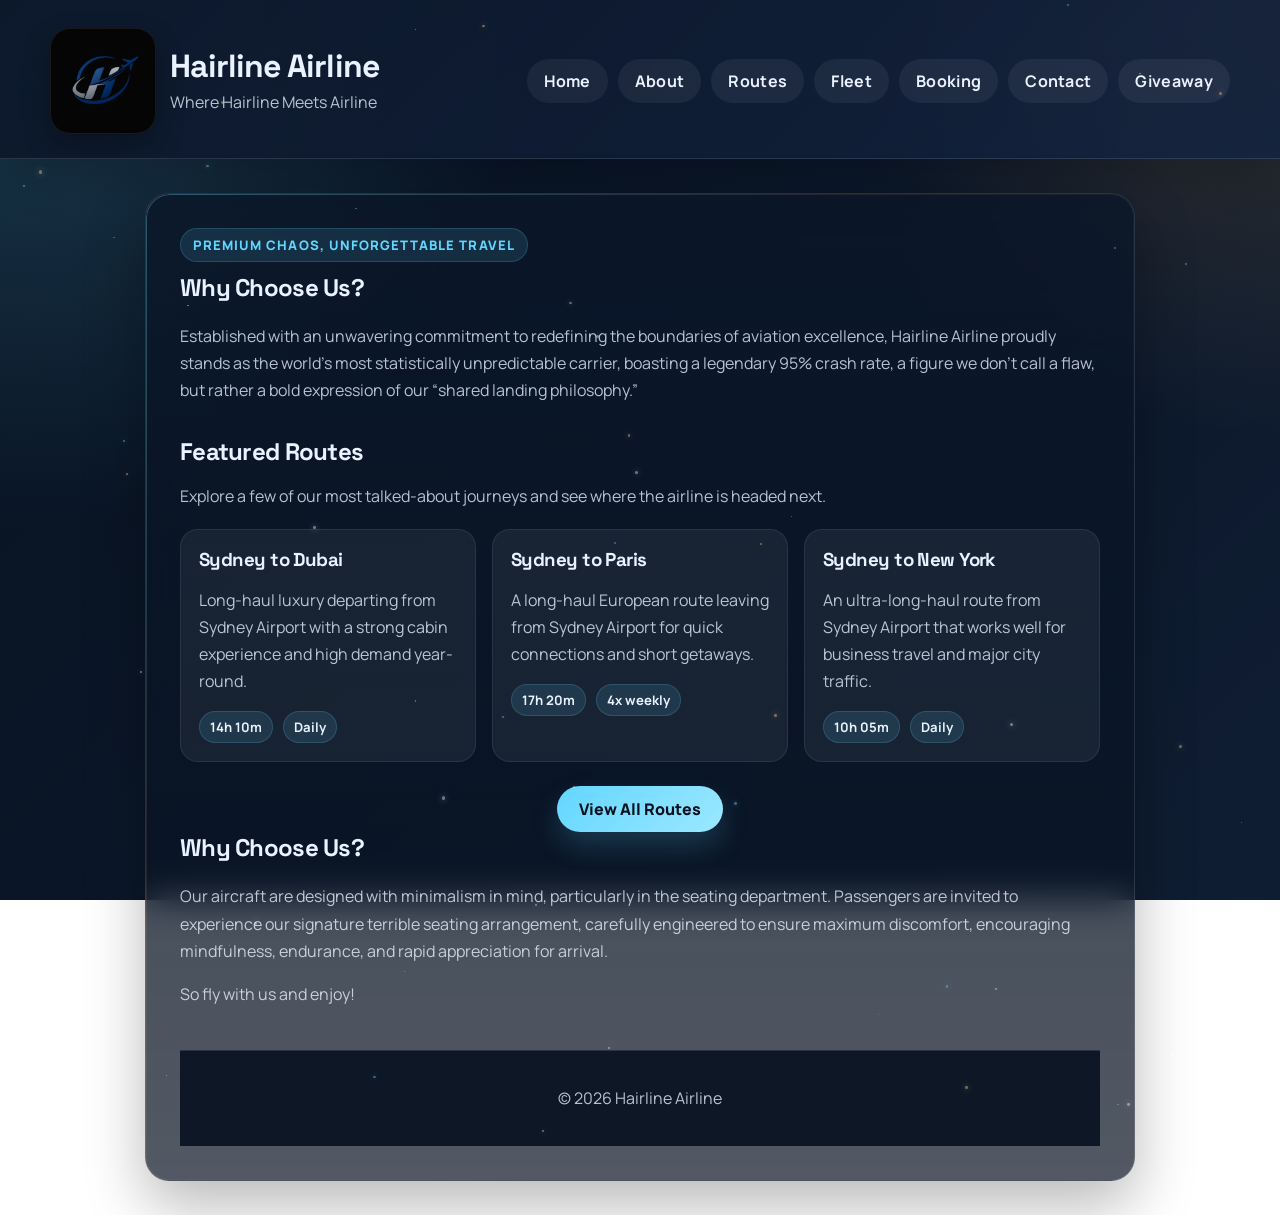
<file: index.html>
<!DOCTYPE html>
<html lang="en">
<head>
    <meta charset="UTF-8">
    <meta name="viewport" content="width=device-width, initial-scale=1.0">

    <title>Hairline Airline ✈️ | Official Website</title>
    <meta name="description" content="Hairline Airline is a premium fictional airline offering routes from Sydney to global destinations, with booking, fleet, and travel services.">

    <link rel="preconnect" href="https://fonts.googleapis.com">
    <link rel="preconnect" href="https://fonts.gstatic.com" crossorigin>
    <link href="https://fonts.googleapis.com/css2?family=Manrope:wght@400;600;700;800&family=Space+Grotesk:wght@500;700&display=swap" rel="stylesheet">

    <link rel="stylesheet" href="style.css">
</head>

<body data-page="home">

<header>
    <div class="header-row">
        <a class="brand-link" href="index.html" aria-label="Hairline Airline home page">
            <span class="logo-tile">
                <img class="logo" src="2bd585c2-60a3-4d4d-8e11-52927cf109ce-removebg-preview.png" alt="Hairline Airline logo">
            </span>
            <span class="brand-copy">
                <h1>Hairline Airline</h1>
                <p>Where Hairline Meets Airline</p>
            </span>
        </a>

        <nav>
            <a href="index.html">Home</a>
            <a href="about.html">About</a>
            <a href="routes.html">Routes</a>
            <a href="fleet.html">Fleet</a>
            <a href="booking.html">Booking</a>
            <a href="contact.html">Contact</a>
            <a href="giveaway.html">Giveaway</a>
        </nav>
    </div>
</header>

<section class="info">
    <div class="hero-copy">
        <span class="eyebrow">Premium chaos, unforgettable travel</span>
        <h2>Why Choose Us?</h2>
        <p>Established with an unwavering commitment to redefining the boundaries of aviation excellence, Hairline Airline proudly stands as the world’s most statistically unpredictable carrier, boasting a legendary 95% crash rate, a figure we don’t call a flaw, but rather a bold expression of our “shared landing philosophy.”</p>
    </div>
    <h2 class="section-heading">Featured Routes</h2>
    <p>Explore a few of our most talked-about journeys and see where the airline is headed next.</p>

    <div class="routes-grid">
        <div class="route-card">
            <h3>Sydney to Dubai</h3>
            <p>Long-haul luxury departing from Sydney Airport with a strong cabin experience and high demand year-round.</p>
            <div class="route-meta">
                <span class="route-pill">14h 10m</span>
                <span class="route-pill">Daily</span>
            </div>
        </div>

        <div class="route-card">
            <h3>Sydney to Paris</h3>
            <p>A long-haul European route leaving from Sydney Airport for quick connections and short getaways.</p>
            <div class="route-meta">
                <span class="route-pill">17h 20m</span>
                <span class="route-pill">4x weekly</span>
            </div>
        </div>

        <div class="route-card">
            <h3>Sydney to New York</h3>
            <p>An ultra-long-haul route from Sydney Airport that works well for business travel and major city traffic.</p>
            <div class="route-meta">
                <span class="route-pill">10h 05m</span>
                <span class="route-pill">Daily</span>
            </div>
        </div>
    </div>

    <div class="routes-cta">
        <a class="btn" href="routes.html">View All Routes</a>
    </div>

    <h2>Why Choose Us?</h2>

    <p>Our aircraft are designed with minimalism in mind, particularly in the seating department. Passengers are invited to experience our signature terrible seating arrangement, carefully engineered to ensure maximum discomfort, encouraging mindfulness, endurance, and rapid appreciation for arrival.</p>

    <p>So fly with us and enjoy!</p>

<footer>
    <p>© 2026 Hairline Airline</p>
</footer>

<script src="script.js"></script>
</body>
</html>
</file>
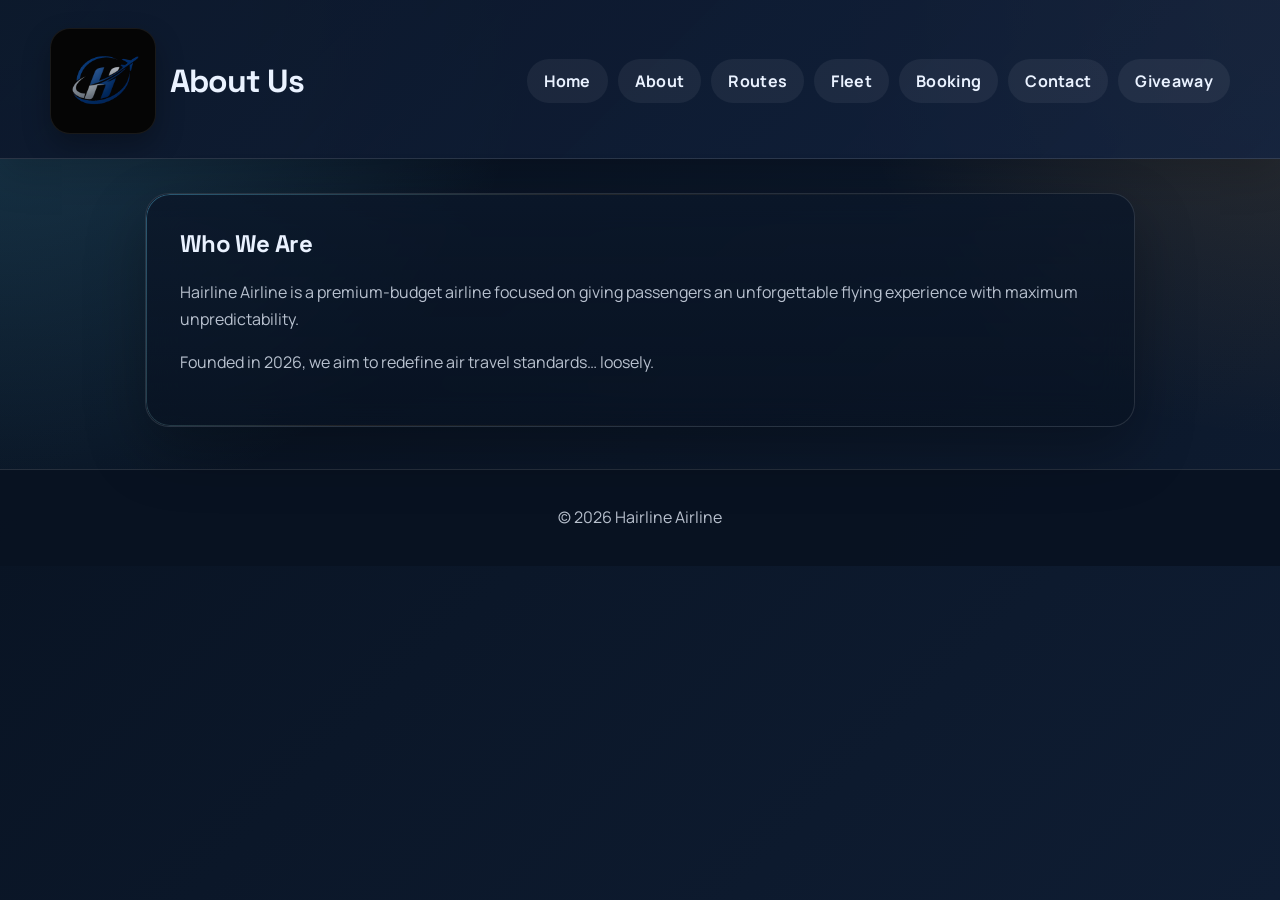
<file: about.html>
<!DOCTYPE html>
<html lang="en">
<head>
    <meta charset="UTF-8">
    <meta name="viewport" content="width=device-width, initial-scale=1.0">
    <title>About - Hairline Airline</title>
    <link rel="preconnect" href="https://fonts.googleapis.com">
    <link rel="preconnect" href="https://fonts.gstatic.com" crossorigin>
    <link href="https://fonts.googleapis.com/css2?family=Manrope:wght@400;600;700;800&family=Space+Grotesk:wght@500;700&display=swap" rel="stylesheet">
    <link rel="stylesheet" href="style.css">
</head>
<body>

<header>
    <div class="header-row">
        <a class="brand-link" href="index.html" aria-label="Hairline Airline home page">
            <span class="logo-tile">
                <img class="logo" src="2bd585c2-60a3-4d4d-8e11-52927cf109ce-removebg-preview.png" alt="Hairline Airline logo">
            </span>
            <span class="brand-copy">
                <h1>About Us</h1>
            </span>
        </a>

        <nav>
            <a href="index.html">Home</a>
            <a href="about.html">About</a>
            <a href="routes.html">Routes</a>
            <a href="fleet.html">Fleet</a>
            <a href="booking.html">Booking</a>
            <a href="contact.html">Contact</a>
            <a href="giveaway.html">Giveaway</a>
        </nav>
    </div>
</header>

<section class="info">
    <h2>Who We Are</h2>
    <p>
        Hairline Airline is a premium-budget airline focused on giving passengers
        an unforgettable flying experience with maximum unpredictability.
    </p>

    <p>
        Founded in 2026, we aim to redefine air travel standards… loosely.
    </p>
</section>

<footer>
    <p>© 2026 Hairline Airline</p>
</footer>

<script src="script.js"></script>
</body>
</html>
</file>
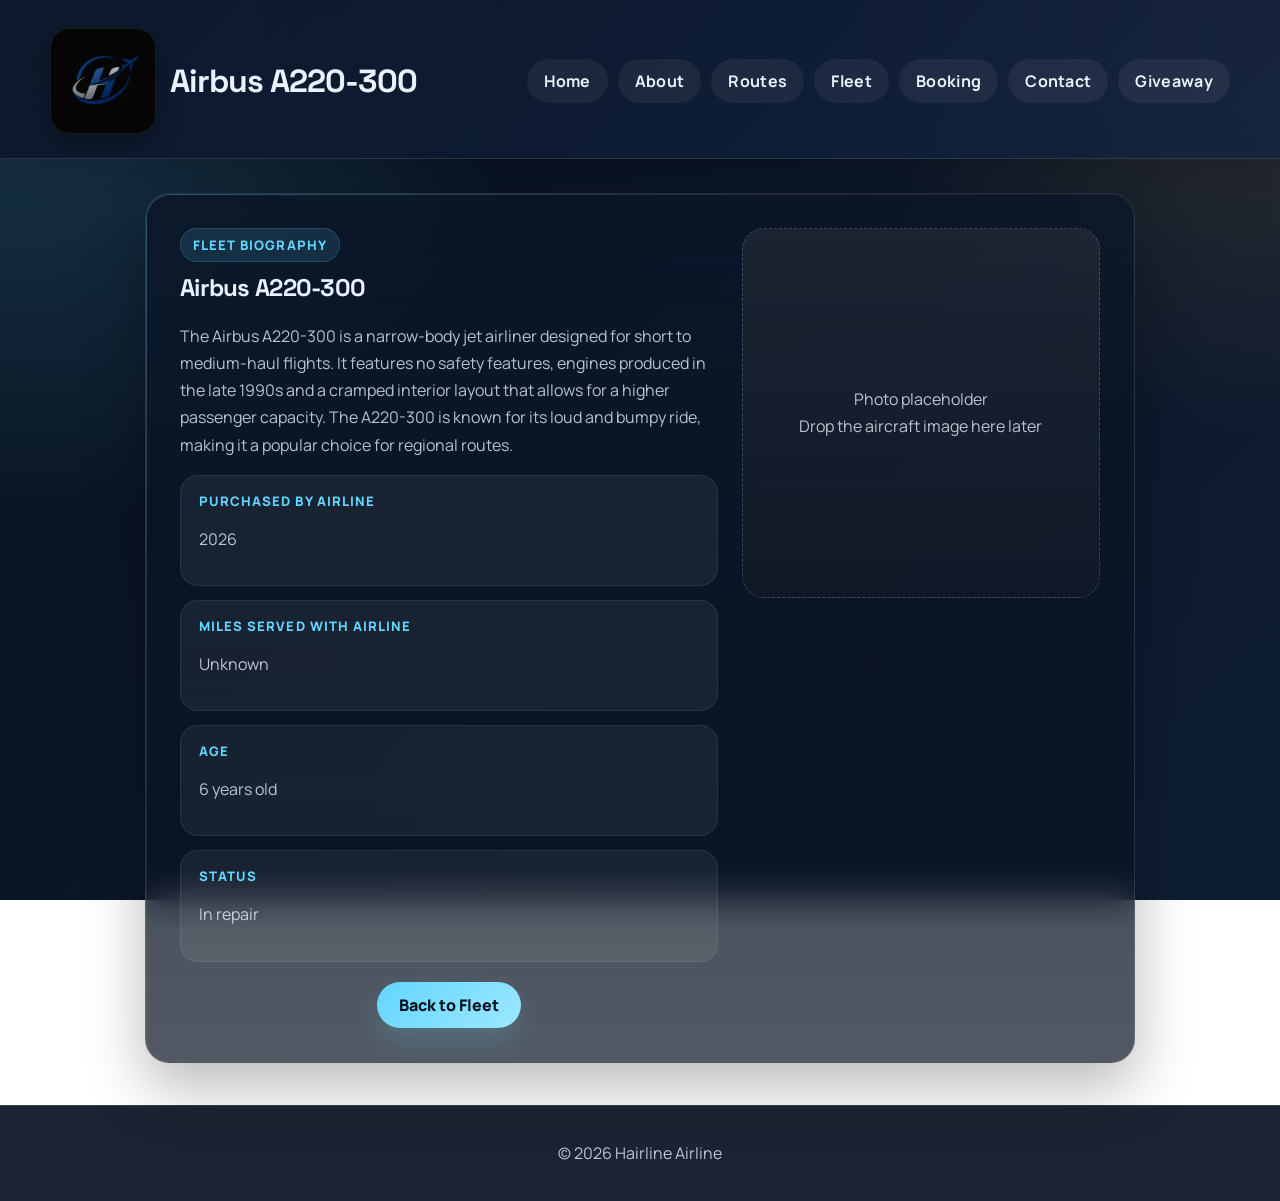
<file: airbus-a220-300.html>
<!DOCTYPE html>
<html lang="en">
<head>
    <meta charset="UTF-8">
    <meta name="viewport" content="width=device-width, initial-scale=1.0">
    <title>Airbus A220-300 - Hairline Airline</title>
    <link rel="preconnect" href="https://fonts.googleapis.com">
    <link rel="preconnect" href="https://fonts.gstatic.com" crossorigin>
    <link href="https://fonts.googleapis.com/css2?family=Manrope:wght@400;600;700;800&family=Space+Grotesk:wght@500;700&display=swap" rel="stylesheet">
    <link rel="stylesheet" href="style.css">
</head>
<body>

<header>
    <div class="header-row">
        <a class="brand-link" href="index.html" aria-label="Hairline Airline home page">
            <span class="logo-tile">
                <img class="logo" src="2bd585c2-60a3-4d4d-8e11-52927cf109ce-removebg-preview.png" alt="Hairline Airline logo">
            </span>
            <span class="brand-copy">
                <h1>Airbus A220-300</h1>
            </span>
        </a>

        <nav>
            <a href="index.html">Home</a>
            <a href="about.html">About</a>
            <a href="routes.html">Routes</a>
            <a href="fleet.html">Fleet</a>
            <a href="booking.html">Booking</a>
            <a href="contact.html">Contact</a>
            <a href="giveaway.html">Giveaway</a>
        </nav>
    </div>
</header>

<section class="info plane-detail-layout">
    <div>
        <span class="eyebrow">Fleet biography</span>
        <h2>Airbus A220-300</h2>
        <p>The Airbus A220-300 is a narrow-body jet airliner designed for short to medium-haul flights. It features no safety features, engines produced in the late 1990s and a cramped interior layout that allows for a higher passenger capacity. The A220-300 is known for its loud and bumpy ride, making it a popular choice for regional routes.</p>

        <div class="plane-specs">
            <div class="spec-item">
                <span>Purchased by airline</span>
                <p>2026</p>
            </div>
            <div class="spec-item">
                <span>Miles served with airline</span>
                <p>Unknown</p>
            </div>
            <div class="spec-item">
                <span>Age</span>
                <p>6 years old</p>
            </div>
            <div class="spec-item">
                <span>Status</span>
                <p>In repair</p>
            </div>
        </div>

        <div class="button-container">
            <a class="btn" href="fleet.html">Back to Fleet</a>
        </div>
    </div>

    <div class="plane-photo-box">
        <p>Photo placeholder<br>Drop the aircraft image here later</p>
    </div>
</section>

<footer>
    <p>© 2026 Hairline Airline</p>
</footer>

<script src="script.js"></script>
</body>
</html>
</file>
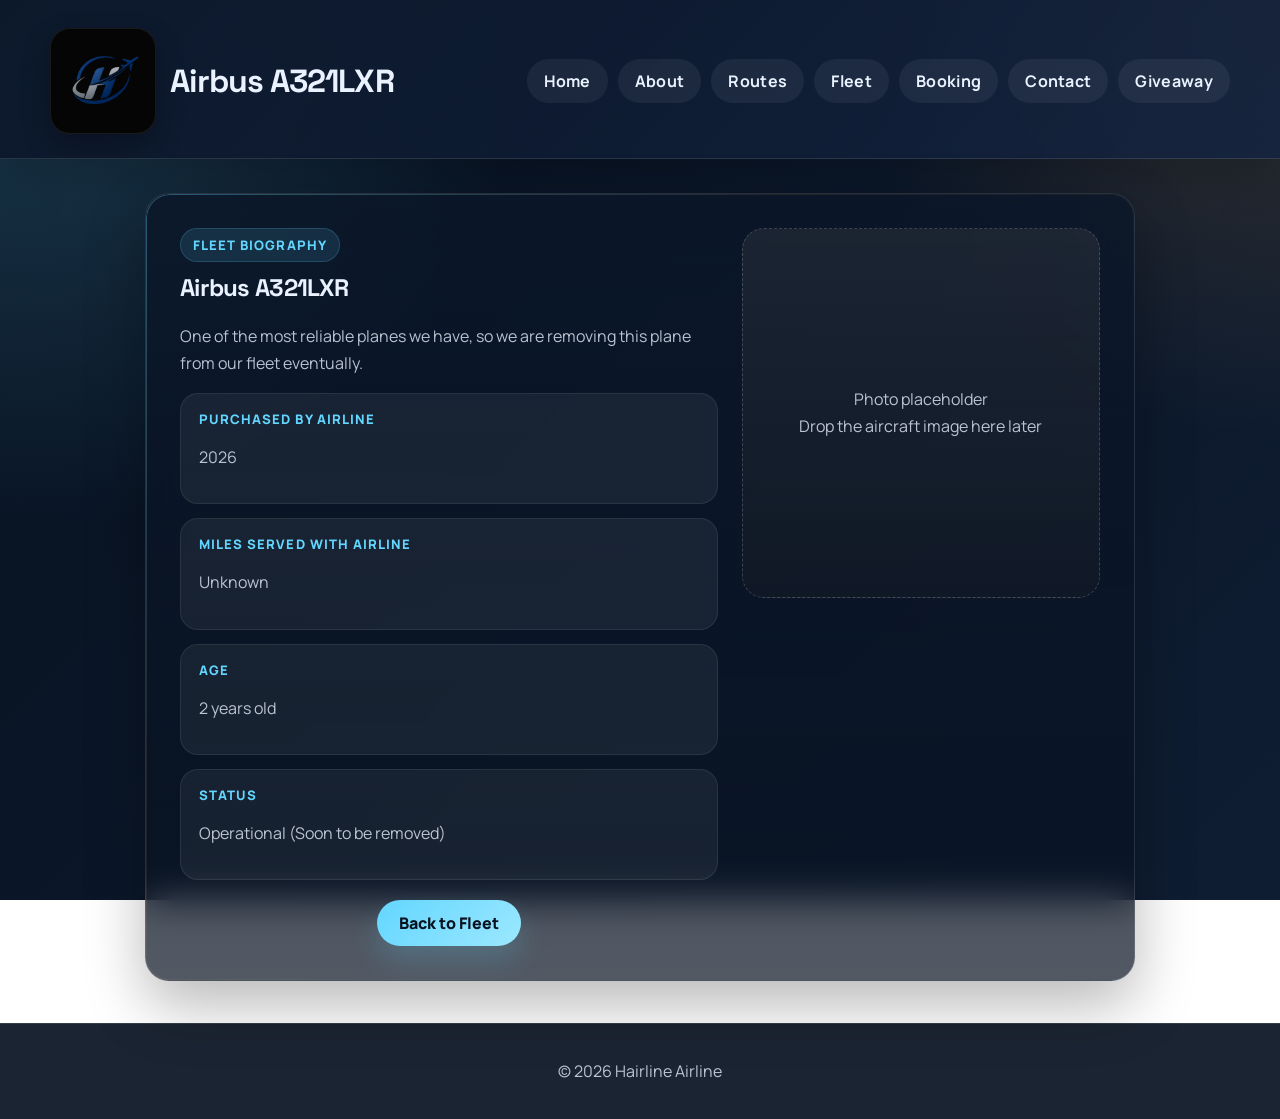
<file: airbus-a321lxr.html>
<!DOCTYPE html>
<html lang="en">
<head>
    <meta charset="UTF-8">
    <meta name="viewport" content="width=device-width, initial-scale=1.0">
    <title>Airbus A321LXR - Hairline Airline</title>
    <link rel="preconnect" href="https://fonts.googleapis.com">
    <link rel="preconnect" href="https://fonts.gstatic.com" crossorigin>
    <link href="https://fonts.googleapis.com/css2?family=Manrope:wght@400;600;700;800&family=Space+Grotesk:wght@500;700&display=swap" rel="stylesheet">
    <link rel="stylesheet" href="style.css">
</head>
<body>

<header>
    <div class="header-row">
        <a class="brand-link" href="index.html" aria-label="Hairline Airline home page">
            <span class="logo-tile">
                <img class="logo" src="2bd585c2-60a3-4d4d-8e11-52927cf109ce-removebg-preview.png" alt="Hairline Airline logo">
            </span>
            <span class="brand-copy">
                <h1>Airbus A321LXR</h1>
            </span>
        </a>

        <nav>
            <a href="index.html">Home</a>
            <a href="about.html">About</a>
            <a href="routes.html">Routes</a>
            <a href="fleet.html">Fleet</a>
            <a href="booking.html">Booking</a>
            <a href="contact.html">Contact</a>
            <a href="giveaway.html">Giveaway</a>
        </nav>
    </div>
</header>

<section class="info plane-detail-layout">
    <div>
        <span class="eyebrow">Fleet biography</span>
        <h2>Airbus A321LXR</h2>
        <p>One of the most reliable planes we have, so we are removing this plane from our fleet eventually.</p>

        <div class="plane-specs">
            <div class="spec-item">
                <span>Purchased by airline</span>
                <p>2026</p>
            </div>
            <div class="spec-item">
                <span>Miles served with airline</span>
                <p>Unknown</p>
            </div>
            <div class="spec-item">
                <span>Age</span>
                <p>2 years old</p>
            </div>
            <div class="spec-item">
                <span>Status</span>
                <p>Operational (Soon to be removed)</p>
            </div>
        </div>

        <div class="button-container">
            <a class="btn" href="fleet.html">Back to Fleet</a>
        </div>
    </div>

    <div class="plane-photo-box">
        <p>Photo placeholder<br>Drop the aircraft image here later</p>
    </div>
</section>

<footer>
    <p>© 2026 Hairline Airline</p>
</footer>

<script src="script.js"></script>
</body>
</html>
</file>
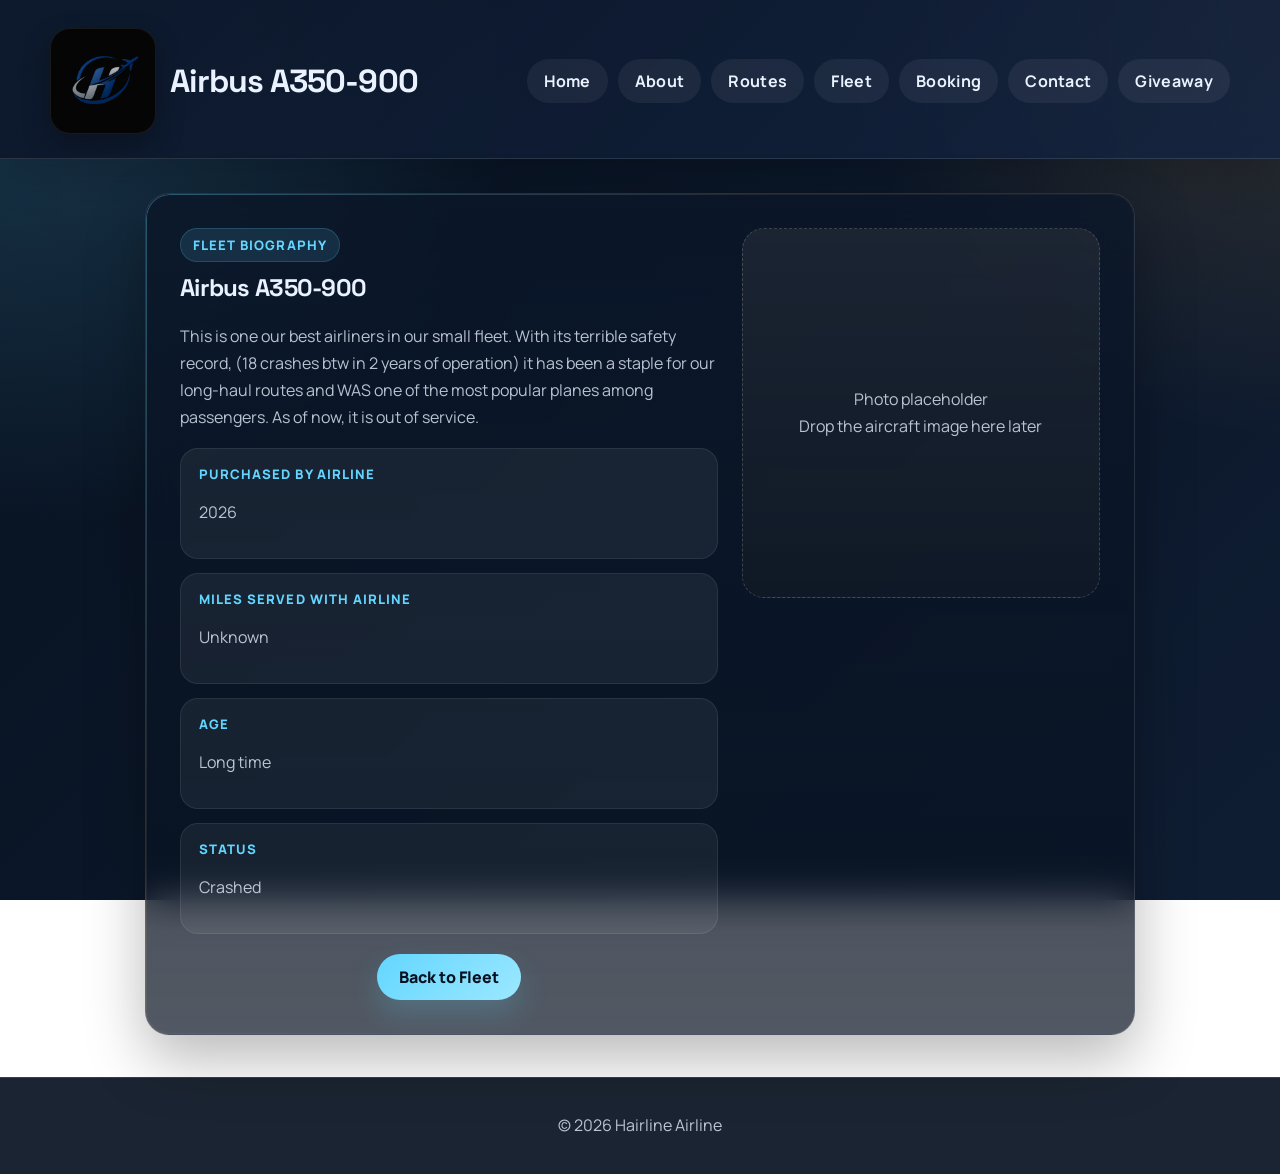
<file: airbus-a350-900.html>
<!DOCTYPE html>
<html lang="en">
<head>
    <meta charset="UTF-8">
    <meta name="viewport" content="width=device-width, initial-scale=1.0">
    <title>Airbus A350-900 - Hairline Airline</title>
    <link rel="preconnect" href="https://fonts.googleapis.com">
    <link rel="preconnect" href="https://fonts.gstatic.com" crossorigin>
    <link href="https://fonts.googleapis.com/css2?family=Manrope:wght@400;600;700;800&family=Space+Grotesk:wght@500;700&display=swap" rel="stylesheet">
    <link rel="stylesheet" href="style.css">
</head>
<body>

<header>
    <div class="header-row">
        <a class="brand-link" href="index.html" aria-label="Hairline Airline home page">
            <span class="logo-tile">
                <img class="logo" src="2bd585c2-60a3-4d4d-8e11-52927cf109ce-removebg-preview.png" alt="Hairline Airline logo">
            </span>
            <span class="brand-copy">
                <h1>Airbus A350-900</h1>
            </span>
        </a>

        <nav>
            <a href="index.html">Home</a>
            <a href="about.html">About</a>
            <a href="routes.html">Routes</a>
            <a href="fleet.html">Fleet</a>
            <a href="booking.html">Booking</a>
            <a href="contact.html">Contact</a>
            <a href="giveaway.html">Giveaway</a>
        </nav>
    </div>
</header>

<section class="info plane-detail-layout">
    <div>
        <span class="eyebrow">Fleet biography</span>
        <h2>Airbus A350-900</h2>
        <p>This is one our best airliners in our small fleet. With its terrible safety record, (18 crashes btw in 2 years of operation) it has been a staple for our long-haul routes and WAS one of the most popular planes among passengers. As of now, it is out of service.</p>

        <div class="plane-specs">
            <div class="spec-item">
                <span>Purchased by airline</span>
                <p>2026</p>
            </div>
            <div class="spec-item">
                <span>Miles served with airline</span>
                <p>Unknown</p>
            </div>
            <div class="spec-item">
                <span>Age</span>
                <p>Long time</p>
            </div>
            <div class="spec-item">
                <span>Status</span>
                <p>Crashed</p>
            </div>
        </div>

        <div class="button-container">
            <a class="btn" href="fleet.html">Back to Fleet</a>
        </div>
    </div>

    <div class="plane-photo-box">
        <p>Photo placeholder<br>Drop the aircraft image here later</p>
    </div>
</section>

<footer>
    <p>© 2026 Hairline Airline</p>
</footer>

<script src="script.js"></script>
</body>
</html>
</file>
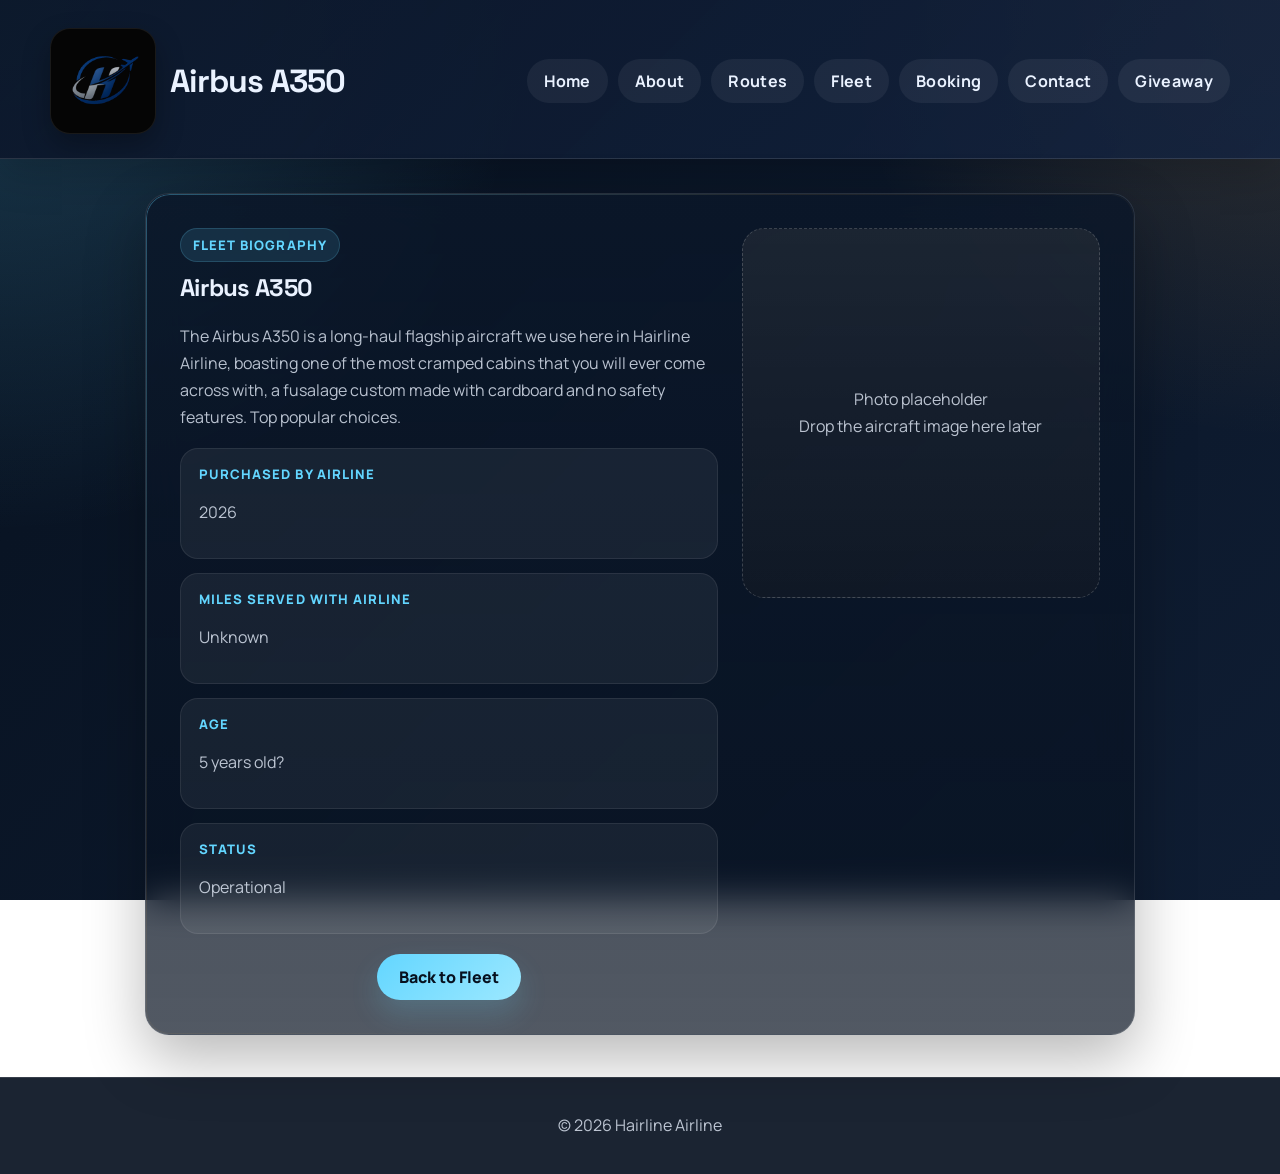
<file: airbus-a350.html>
<!DOCTYPE html>
<html lang="en">
<head>
    <meta charset="UTF-8">
    <meta name="viewport" content="width=device-width, initial-scale=1.0">
    <title>Airbus A350 - Hairline Airline</title>
    <link rel="preconnect" href="https://fonts.googleapis.com">
    <link rel="preconnect" href="https://fonts.gstatic.com" crossorigin>
    <link href="https://fonts.googleapis.com/css2?family=Manrope:wght@400;600;700;800&family=Space+Grotesk:wght@500;700&display=swap" rel="stylesheet">
    <link rel="stylesheet" href="style.css">
</head>
<body>

<header>
    <div class="header-row">
        <a class="brand-link" href="index.html" aria-label="Hairline Airline home page">
            <span class="logo-tile">
                <img class="logo" src="2bd585c2-60a3-4d4d-8e11-52927cf109ce-removebg-preview.png" alt="Hairline Airline logo">
            </span>
            <span class="brand-copy">
                <h1>Airbus A350</h1>
            </span>
        </a>

        <nav>
            <a href="index.html">Home</a>
            <a href="about.html">About</a>
            <a href="routes.html">Routes</a>
            <a href="fleet.html">Fleet</a>
            <a href="booking.html">Booking</a>
            <a href="contact.html">Contact</a>
            <a href="giveaway.html">Giveaway</a>
        </nav>
    </div>
</header>

<section class="info plane-detail-layout">
    <div>
        <span class="eyebrow">Fleet biography</span>
        <h2>Airbus A350</h2>
        <p>The Airbus A350 is a long-haul flagship aircraft we use here in Hairline Airline, boasting one of the most cramped cabins that you will ever come across with, a fusalage custom made with cardboard and no safety features. Top popular choices.</p>

        <div class="plane-specs">
            <div class="spec-item">
                <span>Purchased by airline</span>
                <p>2026</p>
            </div>
            <div class="spec-item">
                <span>Miles served with airline</span>
                <p>Unknown</p>
            </div>
            <div class="spec-item">
                <span>Age</span>
                <p>5 years old?</p>
            </div>
            <div class="spec-item">
                <span>Status</span>
                <p>Operational</p>
            </div>
        </div>

        <div class="button-container">
            <a class="btn" href="fleet.html">Back to Fleet</a>
        </div>
    </div>

    <div class="plane-photo-box">
        <p>Photo placeholder<br>Drop the aircraft image here later</p>
    </div>
</section>

<footer>
    <p>© 2026 Hairline Airline</p>
</footer>

<script src="script.js"></script>
</body>
</html>
</file>
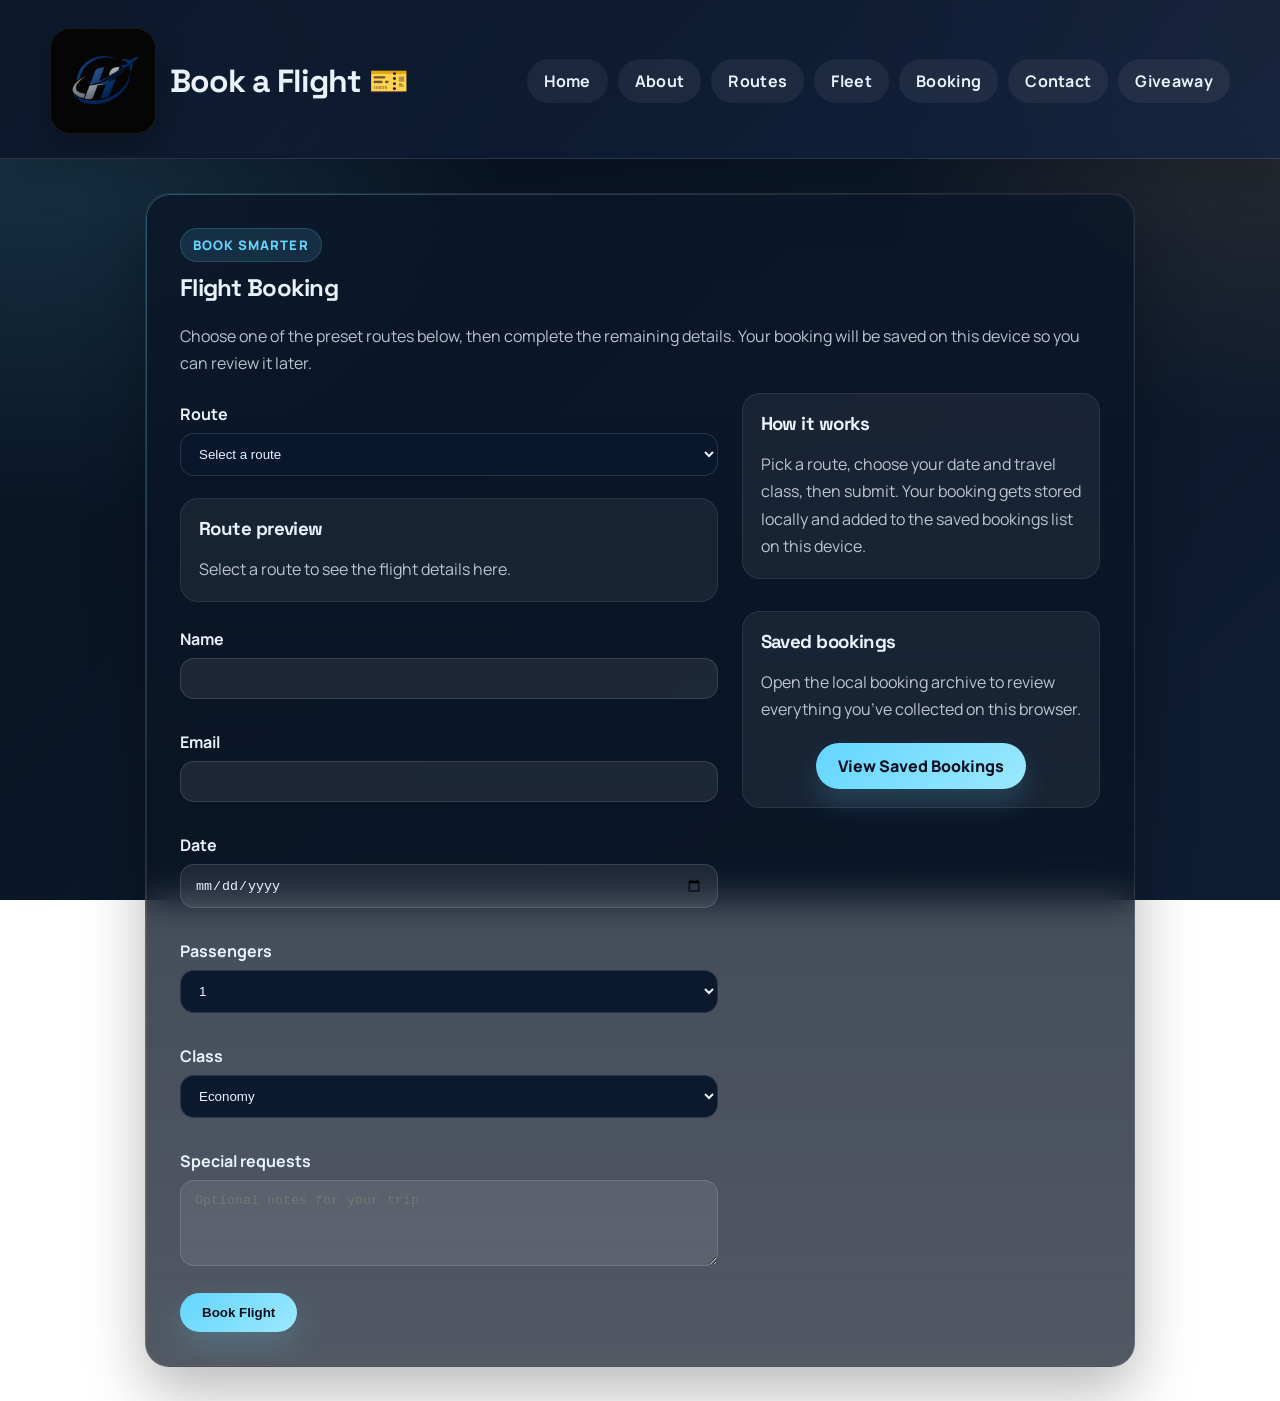
<file: booking.html>
<!DOCTYPE html>
<html lang="en">
<head>
    <meta charset="UTF-8">
    <meta name="viewport" content="width=device-width, initial-scale=1.0">
    <title>Booking - Hairline Airline</title>
    <link rel="preconnect" href="https://fonts.googleapis.com">
    <link rel="preconnect" href="https://fonts.gstatic.com" crossorigin>
    <link href="https://fonts.googleapis.com/css2?family=Manrope:wght@400;600;700;800&family=Space+Grotesk:wght@500;700&display=swap" rel="stylesheet">
    <link rel="stylesheet" href="style.css">
</head>

<body data-page="booking">

<header>
    <div class="header-row">
        <a class="brand-link" href="index.html" aria-label="Hairline Airline home page">
            <span class="logo-tile">
                <img class="logo" src="2bd585c2-60a3-4d4d-8e11-52927cf109ce-removebg-preview.png" alt="Hairline Airline logo">
            </span>
            <span class="brand-copy">
                <h1>Book a Flight 🎫</h1>
            </span>
        </a>

        <nav>
            <a href="index.html">Home</a>
            <a href="about.html">About</a>
            <a href="routes.html">Routes</a>
            <a href="fleet.html">Fleet</a>
            <a href="booking.html">Booking</a>
            <a href="contact.html">Contact</a>
            <a href="giveaway.html">Giveaway</a>
        </nav>
    </div>
</header>

<section class="info">

    <span class="eyebrow">Book smarter</span>
    <h2>Flight Booking</h2>
    <p>Choose one of the preset routes below, then complete the remaining details. Your booking will be saved on this device so you can review it later.</p>

    <div class="booking-layout">
        <form id="booking-form">
            <label for="route">Route</label><br>
            <select id="route" name="route" required>
                <option value="" selected disabled>Select a route</option>
                <option value="london-dubai">Sydney Airport to Dubai</option>
                <option value="paris-rome">Sydney Airport to Paris</option>
                <option value="newyork-toronto">Sydney Airport to New York</option>
                <option value="dubai-london">Sydney Airport to London</option>
                <option value="rome-paris">Sydney Airport to Rome</option>
                <option value="toronto-newyork">Sydney Airport to Toronto</option>
            </select><br><br>

            <div class="booking-summary" id="route-summary">
                <h3>Route preview</h3>
                <p>Select a route to see the flight details here.</p>
            </div>

            <label for="name">Name</label><br>
            <input type="text" id="name" name="name" required><br><br>

            <label for="email">Email</label><br>
            <input type="email" id="email" name="email" required><br><br>

            <label for="date">Date</label><br>
            <input type="date" id="date" name="date" required><br><br>

            <label for="passengers">Passengers</label><br>
            <select id="passengers" name="passengers" required>
                <option>1</option>
                <option>2</option>
                <option>3</option>
                <option>4</option>
                <option>5</option>
                <option>6</option>
            </select><br><br>

            <label for="class">Class</label><br>
            <select id="class" name="class" required>
                <option>Economy</option>
                <option>Business</option>
                <option>First Class</option>
            </select><br><br>

            <label for="notes">Special requests</label><br>
            <textarea id="notes" name="notes" rows="4" placeholder="Optional notes for your trip"></textarea><br><br>

            <button type="submit" class="btn">Book Flight</button>
        </form>

        <div class="booking-side">
            <div class="booking-note">
                <h3>How it works</h3>
                <p>Pick a route, choose your date and travel class, then submit. Your booking gets stored locally and added to the saved bookings list on this device.</p>
            </div>

            <div class="booking-note">
                <h3>Saved bookings</h3>
                <p>Open the local booking archive to review everything you’ve collected on this browser.</p>
                <div class="button-container">
                    <a class="btn" href="bookings.html">View Saved Bookings</a>
                </div>
            </div>
        </div>
    </div>

</section>

<script src="script.js"></script>
</body>
</html>
</file>
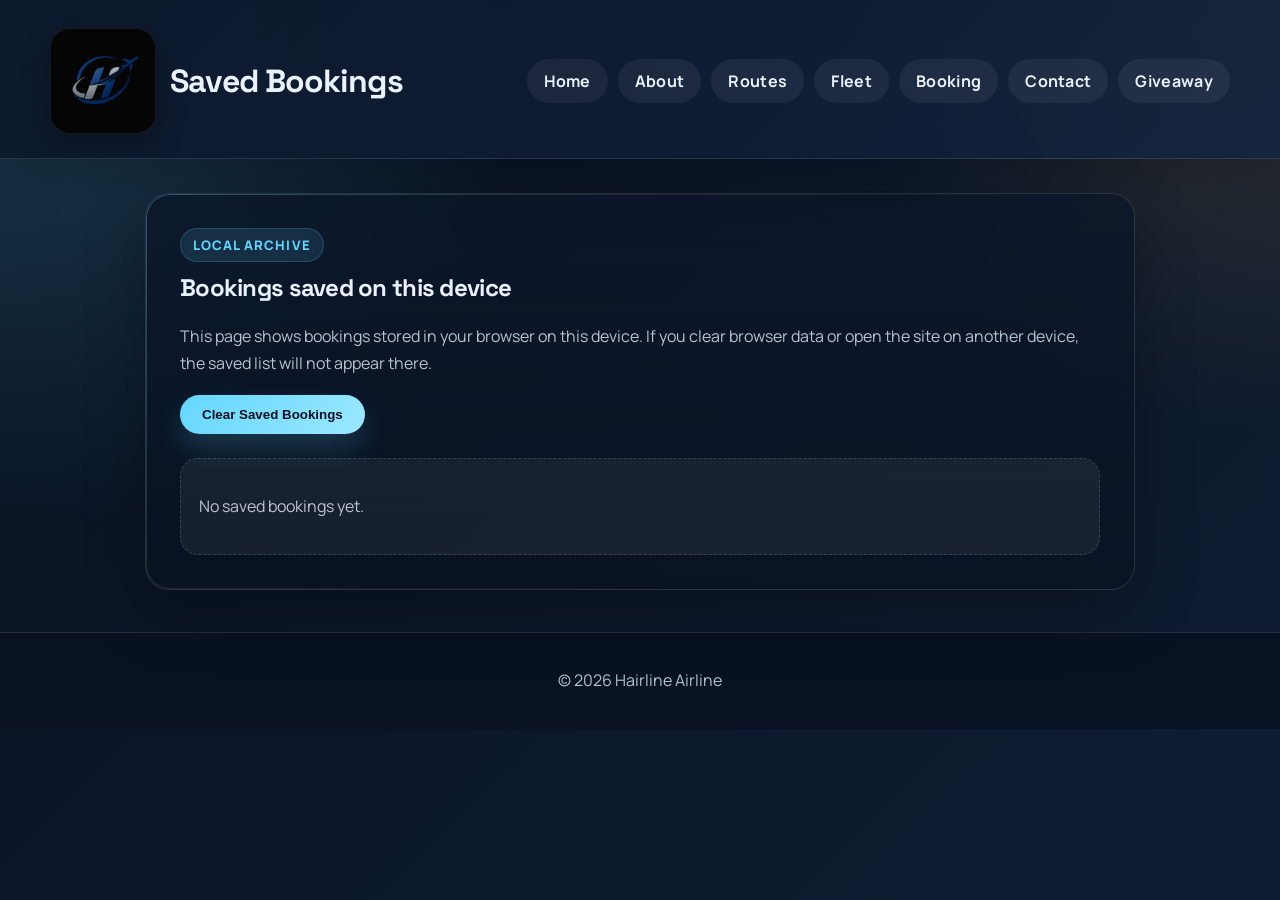
<file: bookings.html>
<!DOCTYPE html>
<html lang="en">
<head>
    <meta charset="UTF-8">
    <meta name="viewport" content="width=device-width, initial-scale=1.0">
    <title>Saved Bookings - Hairline Airline</title>
    <link rel="preconnect" href="https://fonts.googleapis.com">
    <link rel="preconnect" href="https://fonts.gstatic.com" crossorigin>
    <link href="https://fonts.googleapis.com/css2?family=Manrope:wght@400;600;700;800&family=Space+Grotesk:wght@500;700&display=swap" rel="stylesheet">
    <link rel="stylesheet" href="style.css">
</head>
<body data-page="bookings">

<header>
    <div class="header-row">
        <a class="brand-link" href="index.html" aria-label="Hairline Airline home page">
            <span class="logo-tile">
                <img class="logo" src="2bd585c2-60a3-4d4d-8e11-52927cf109ce-removebg-preview.png" alt="Hairline Airline logo">
            </span>
            <span class="brand-copy">
                <h1>Saved Bookings</h1>
            </span>
        </a>

        <nav>
            <a href="index.html">Home</a>
            <a href="about.html">About</a>
            <a href="routes.html">Routes</a>
            <a href="fleet.html">Fleet</a>
            <a href="booking.html">Booking</a>
            <a href="contact.html">Contact</a>
            <a href="giveaway.html">Giveaway</a>
        </nav>
    </div>
</header>

<section class="info">
    <span class="eyebrow">Local archive</span>
    <h2>Bookings saved on this device</h2>
    <p>This page shows bookings stored in your browser on this device. If you clear browser data or open the site on another device, the saved list will not appear there.</p>

    <div class="booking-admin-actions">
        <button class="btn" type="button" id="clear-bookings">Clear Saved Bookings</button>
    </div>

    <div class="booking-admin-list" id="booking-list"></div>
</section>

<footer>
    <p>© 2026 Hairline Airline</p>
</footer>

<script src="script.js"></script>
</body>
</html>
</file>
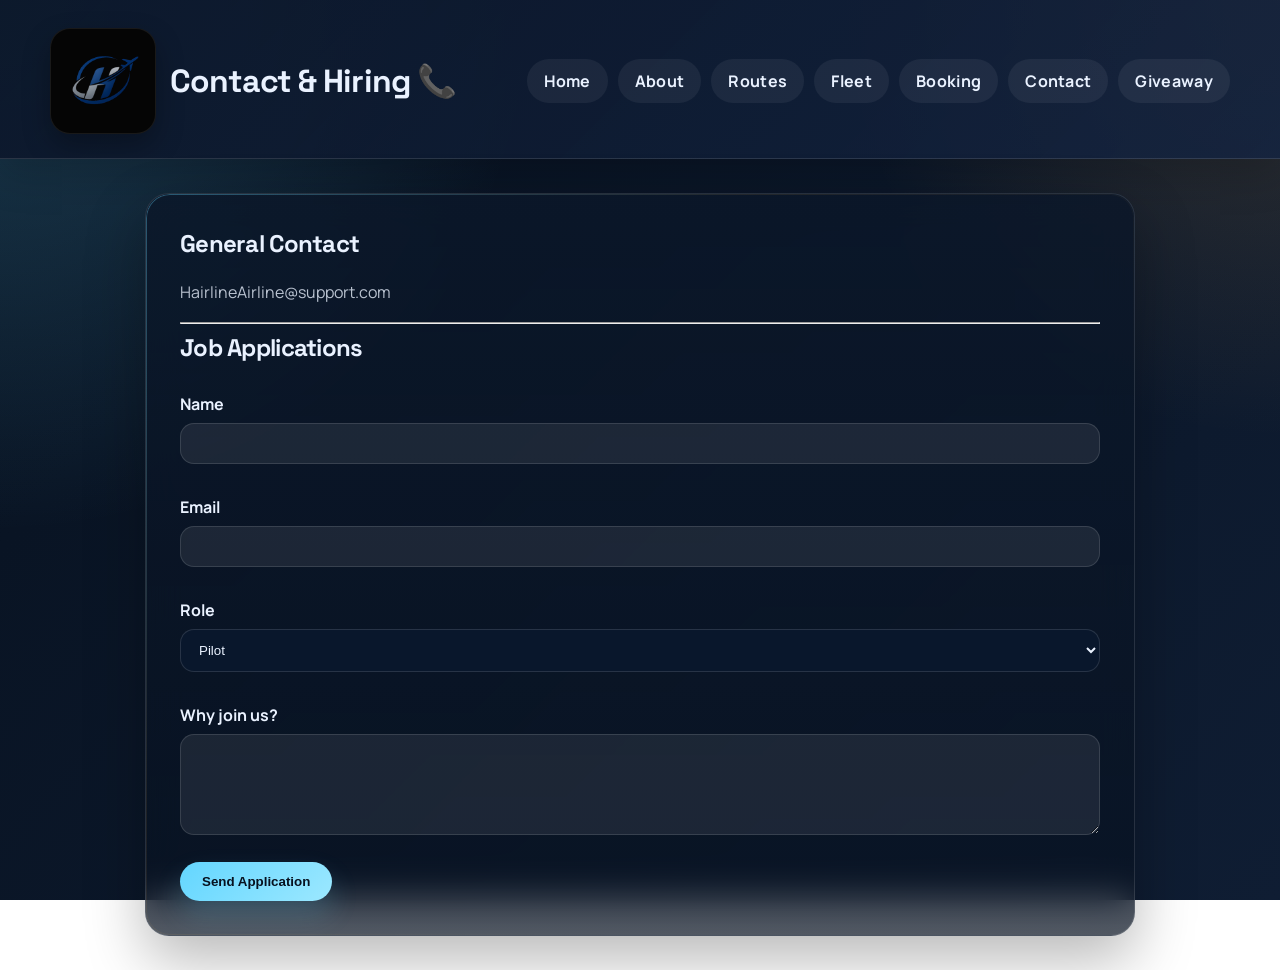
<file: contact.html>
<!DOCTYPE html>
<html lang="en">
<head>
    <meta charset="UTF-8">
    <meta name="viewport" content="width=device-width, initial-scale=1.0">
    <title>Contact</title>
    <link rel="preconnect" href="https://fonts.googleapis.com">
    <link rel="preconnect" href="https://fonts.gstatic.com" crossorigin>
    <link href="https://fonts.googleapis.com/css2?family=Manrope:wght@400;600;700;800&family=Space+Grotesk:wght@500;700&display=swap" rel="stylesheet">
    <link rel="stylesheet" href="style.css">
</head>
<body>

<header>
    <div class="header-row">
        <a class="brand-link" href="index.html" aria-label="Hairline Airline home page">
            <span class="logo-tile">
                <img class="logo" src="2bd585c2-60a3-4d4d-8e11-52927cf109ce-removebg-preview.png" alt="Hairline Airline logo">
            </span>
            <span class="brand-copy">
                <h1>Contact & Hiring 📞</h1>
            </span>
        </a>

        <nav>
            <a href="index.html">Home</a>
            <a href="about.html">About</a>
            <a href="routes.html">Routes</a>
            <a href="fleet.html">Fleet</a>
            <a href="booking.html">Booking</a>
            <a href="contact.html">Contact</a>
            <a href="giveaway.html">Giveaway</a>
        </nav>
    </div>
</header>

<section class="info">

    <h2>General Contact</h2>
    <p>HairlineAirline@support.com</p>
    <hr>

    <h2>Job Applications</h2>

    <form action="success.html" method="get">

        <label>Name</label><br>
        <input type="text" name="name"><br><br>

        <label>Email</label><br>
        <input type="email" name="email"><br><br>

        <label>Role</label><br>
        <select name="role">
            <option>Pilot</option>
            <option>Cabin Crew</option>
            <option>Engineer</option>
            <option>Ground Staff</option>
            <option>Co-Pilot</option>
            <option>Sales Cheif</option>
        </select><br><br>

        <label>Why join us?</label><br>
        <textarea rows="5" name="message"></textarea><br><br>

        <button type="submit" class="btn">Send Application</button>

    </form>

</section>

<script src="script.js"></script>
</body>
</html>
</file>
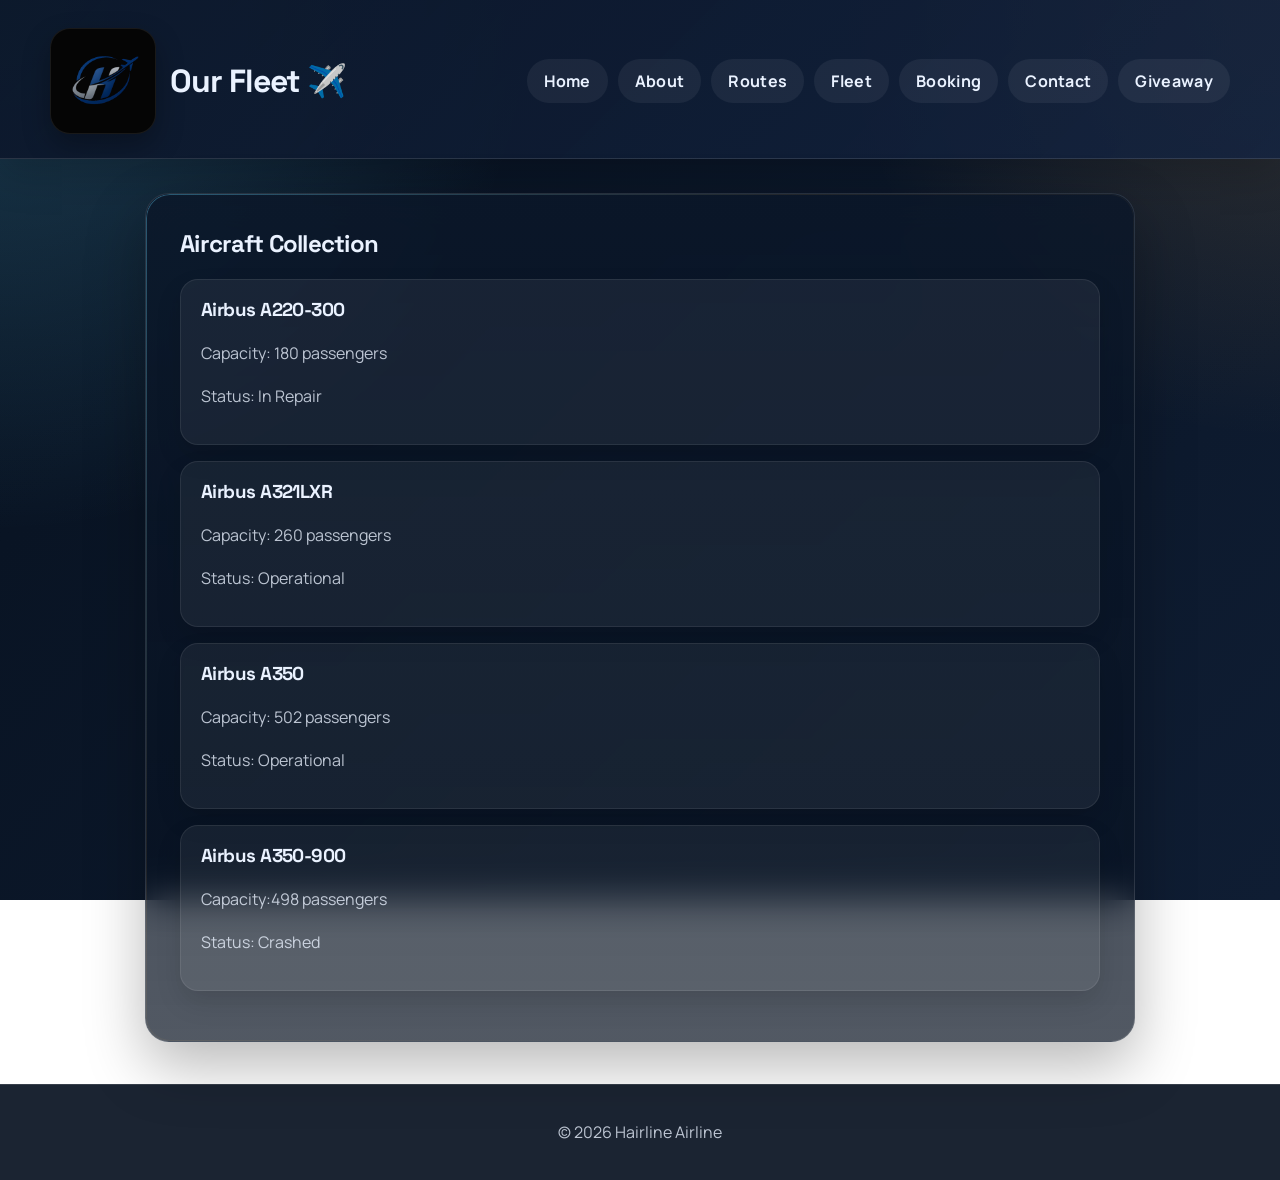
<file: fleet.html>
<!DOCTYPE html>
<html lang="en">
<head>
    <meta charset="UTF-8">
    <meta name="viewport" content="width=device-width, initial-scale=1.0">
    <title>Fleet - Hairline Airline</title>
    <link rel="preconnect" href="https://fonts.googleapis.com">
    <link rel="preconnect" href="https://fonts.gstatic.com" crossorigin>
    <link href="https://fonts.googleapis.com/css2?family=Manrope:wght@400;600;700;800&family=Space+Grotesk:wght@500;700&display=swap" rel="stylesheet">
    <link rel="stylesheet" href="style.css">
</head>
<body>

<header>
    <div class="header-row">
        <a class="brand-link" href="index.html" aria-label="Hairline Airline home page">
            <span class="logo-tile">
                <img class="logo" src="2bd585c2-60a3-4d4d-8e11-52927cf109ce-removebg-preview.png" alt="Hairline Airline logo">
            </span>
            <span class="brand-copy">
                <h1>Our Fleet ✈️</h1>
            </span>
        </a>

        <nav>
            <a href="index.html">Home</a>
            <a href="about.html">About</a>
            <a href="routes.html">Routes</a>
            <a href="fleet.html">Fleet</a>
            <a href="booking.html">Booking</a>
            <a href="contact.html">Contact</a>
            <a href="giveaway.html">Giveaway</a>
        </nav>
    </div>
</header>

<section class="info">

    <h2>Aircraft Collection</h2>

    <a class="fleet-link" href="airbus-a220-300.html">
        <div class="card">
            <h3>Airbus A220-300</h3>
            <p>Capacity: 180 passengers</p>
            <p>Status: In Repair</p>
        </div>
    </a>

    <a class="fleet-link" href="airbus-a321lxr.html">
        <div class="card">
            <h3>Airbus A321LXR</h3>
            <p>Capacity: 260 passengers</p>
            <p>Status: Operational</p>
        </div>
    </a>

    <a class="fleet-link" href="airbus-a350.html">
        <div class="card">
            <h3>Airbus A350</h3>
            <p>Capacity: 502 passengers</p>
            <p>Status: Operational</p>
        </div>
    </a>

    <a class="fleet-link" href="airbus-a350-900.html">
        <div class="card">
            <h3>Airbus A350-900</h3>
            <p>Capacity:498 passengers</p>
            <p>Status: Crashed</p>
        </div>
    </a>

</section>

<footer>
    <p>© 2026 Hairline Airline</p>
</footer>

<script src="script.js"></script>
</body>
</html>
</file>
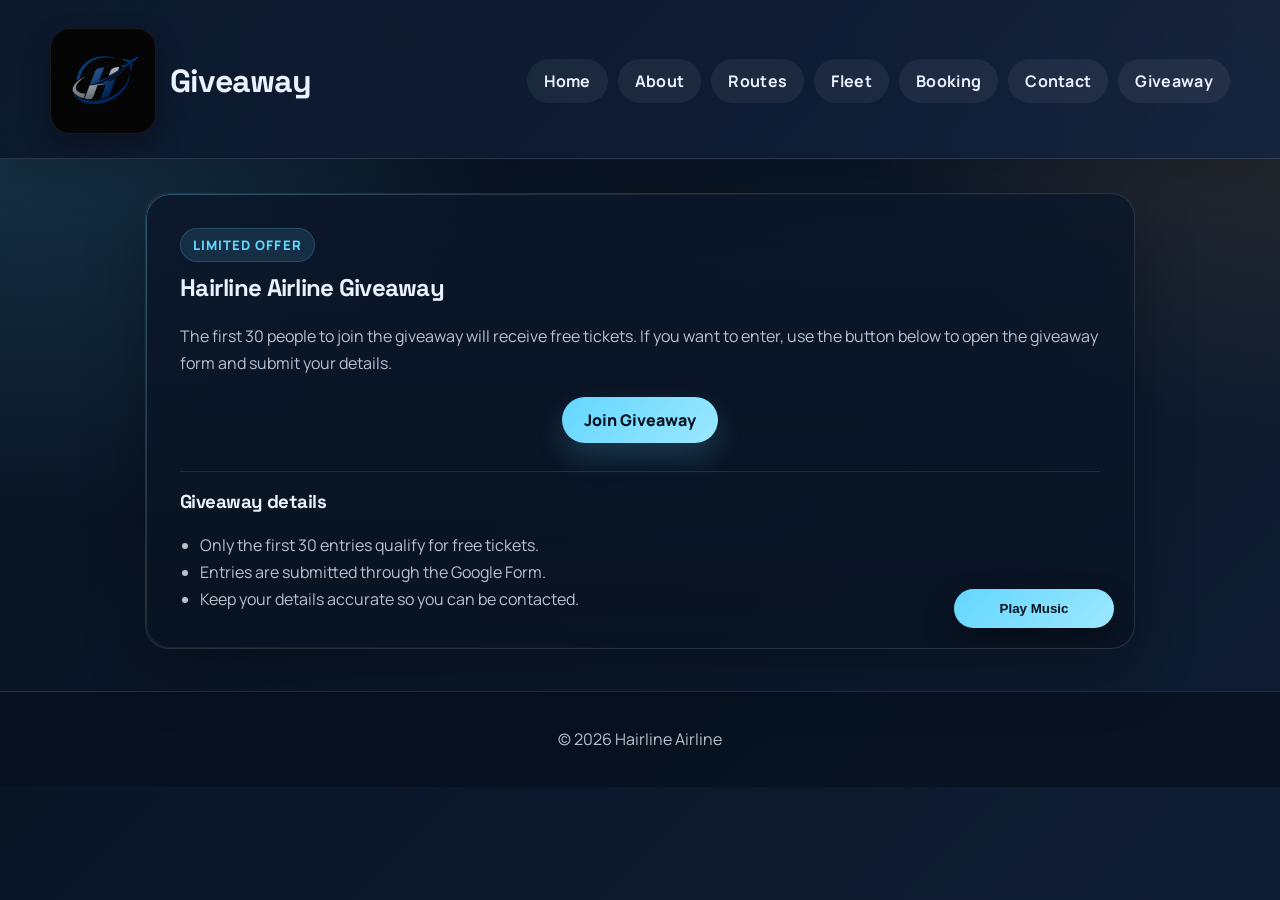
<file: giveaway.html>
<!DOCTYPE html>
<html lang="en">
<head>
    <meta charset="UTF-8">
    <meta name="viewport" content="width=device-width, initial-scale=1.0">
    <title>Giveaway - Hairline Airline</title>
    <link rel="preconnect" href="https://fonts.googleapis.com">
    <link rel="preconnect" href="https://fonts.gstatic.com" crossorigin>
    <link href="https://fonts.googleapis.com/css2?family=Manrope:wght@400;600;700;800&family=Space+Grotesk:wght@500;700&display=swap" rel="stylesheet">
    <link rel="stylesheet" href="style.css">
</head>
<body data-page="giveaway">

<header>
    <div class="header-row">
        <a class="brand-link" href="index.html" aria-label="Hairline Airline home page">
            <span class="logo-tile">
                <img class="logo" src="2bd585c2-60a3-4d4d-8e11-52927cf109ce-removebg-preview.png" alt="Hairline Airline logo">
            </span>
            <span class="brand-copy">
                <h1>Giveaway</h1>
            </span>
        </a>

        <nav>
            <a href="index.html">Home</a>
            <a href="about.html">About</a>
            <a href="routes.html">Routes</a>
            <a href="fleet.html">Fleet</a>
            <a href="booking.html">Booking</a>
            <a href="contact.html">Contact</a>
            <a href="giveaway.html">Giveaway</a>
        </nav>
    </div>
</header>

<section class="info">
    <span class="eyebrow">Limited offer</span>
    <h2>Hairline Airline Giveaway</h2>
    <p>The first 30 people to join the giveaway will receive free tickets. If you want to enter, use the button below to open the giveaway form and submit your details.</p>

    <div class="button-container">
        <a class="btn" href="https://docs.google.com/forms/d/e/1FAIpQLSe5Pxax84ky8mROSdL_vvLHfDhllsqoA67qCAKP39UbDpTGjA/viewform?usp=dialog" target="_blank" rel="noopener noreferrer">Join Giveaway</a>
    </div>

    <button class="btn music-toggle music-toggle-fixed" id="music-toggle" type="button" aria-pressed="false">Play Music</button>

    <div class="home-notes">
        <h3>Giveaway details</h3>
        <ul>
            <li>Only the first 30 entries qualify for free tickets.</li>
            <li>Entries are submitted through the Google Form.</li>
            <li>Keep your details accurate so you can be contacted.</li>
        </ul>
    </div>
</section>

<footer>
    <p>© 2026 Hairline Airline</p>
</footer>

<script src="script.js"></script>
</body>
</html>
</file>
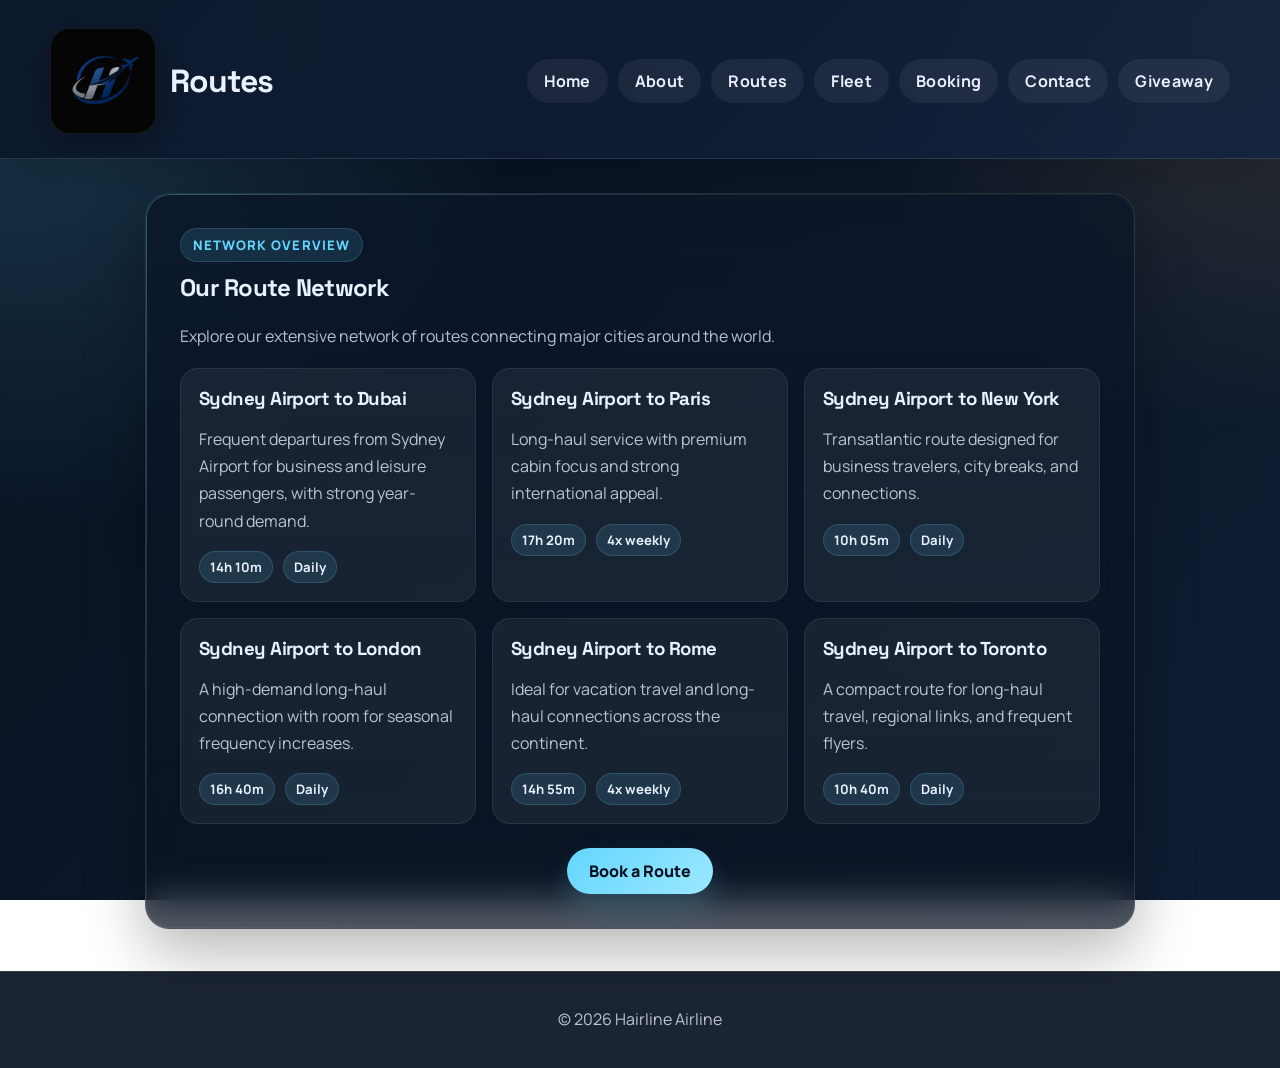
<file: routes.html>
<!DOCTYPE html>
<html lang="en">
<head>
    <meta charset="UTF-8">
    <meta name="viewport" content="width=device-width, initial-scale=1.0">
    <title>Routes - Hairline Airline</title>
    <link rel="preconnect" href="https://fonts.googleapis.com">
    <link rel="preconnect" href="https://fonts.gstatic.com" crossorigin>
    <link href="https://fonts.googleapis.com/css2?family=Manrope:wght@400;600;700;800&family=Space+Grotesk:wght@500;700&display=swap" rel="stylesheet">
    <link rel="stylesheet" href="style.css">
</head>
<body data-page="routes">

<header>
    <div class="header-row">
        <a class="brand-link" href="index.html" aria-label="Hairline Airline home page">
            <span class="logo-tile">
                <img class="logo" src="2bd585c2-60a3-4d4d-8e11-52927cf109ce-removebg-preview.png" alt="Hairline Airline logo">
            </span>
            <span class="brand-copy">
                <h1>Routes</h1>
            </span>
        </a>

        <nav>
            <a href="index.html">Home</a>
            <a href="about.html">About</a>
            <a href="routes.html">Routes</a>
            <a href="fleet.html">Fleet</a>
            <a href="booking.html">Booking</a>
            <a href="contact.html">Contact</a>
            <a href="giveaway.html">Giveaway</a>
        </nav>
    </div>
</header>

<section class="info">
    <span class="eyebrow">Network overview</span>
    <h2>Our Route Network</h2>
    <p>Explore our extensive network of routes connecting major cities around the world.</p>

    <div class="routes-grid">
        <div class="route-card">
            <h3>Sydney Airport to Dubai</h3>
            <p>Frequent departures from Sydney Airport for business and leisure passengers, with strong year-round demand.</p>
            <div class="route-meta">
                <span class="route-pill">14h 10m</span>
                <span class="route-pill">Daily</span>
            </div>
        </div>

        <div class="route-card">
            <h3>Sydney Airport to Paris</h3>
            <p>Long-haul service with premium cabin focus and strong international appeal.</p>
            <div class="route-meta">
                <span class="route-pill">17h 20m</span>
                <span class="route-pill">4x weekly</span>
            </div>
        </div>

        <div class="route-card">
            <h3>Sydney Airport to New York</h3>
            <p>Transatlantic route designed for business travelers, city breaks, and connections.</p>
            <div class="route-meta">
                <span class="route-pill">10h 05m</span>
                <span class="route-pill">Daily</span>
            </div>
        </div>

        <div class="route-card">
            <h3>Sydney Airport to London</h3>
            <p>A high-demand long-haul connection with room for seasonal frequency increases.</p>
            <div class="route-meta">
                <span class="route-pill">16h 40m</span>
                <span class="route-pill">Daily</span>
            </div>
        </div>

        <div class="route-card">
            <h3>Sydney Airport to Rome</h3>
            <p>Ideal for vacation travel and long-haul connections across the continent.</p>
            <div class="route-meta">
                <span class="route-pill">14h 55m</span>
                <span class="route-pill">4x weekly</span>
            </div>
        </div>

        <div class="route-card">
            <h3>Sydney Airport to Toronto</h3>
            <p>A compact route for long-haul travel, regional links, and frequent flyers.</p>
            <div class="route-meta">
                <span class="route-pill">10h 40m</span>
                <span class="route-pill">Daily</span>
            </div>
        </div>
    </div>

    <div class="routes-cta">
        <a class="btn" href="booking.html">Book a Route</a>
    </div>
</section>

<footer>
    <p>© 2026 Hairline Airline</p>
</footer>

<script src="script.js"></script>
</body>
</html>
</file>
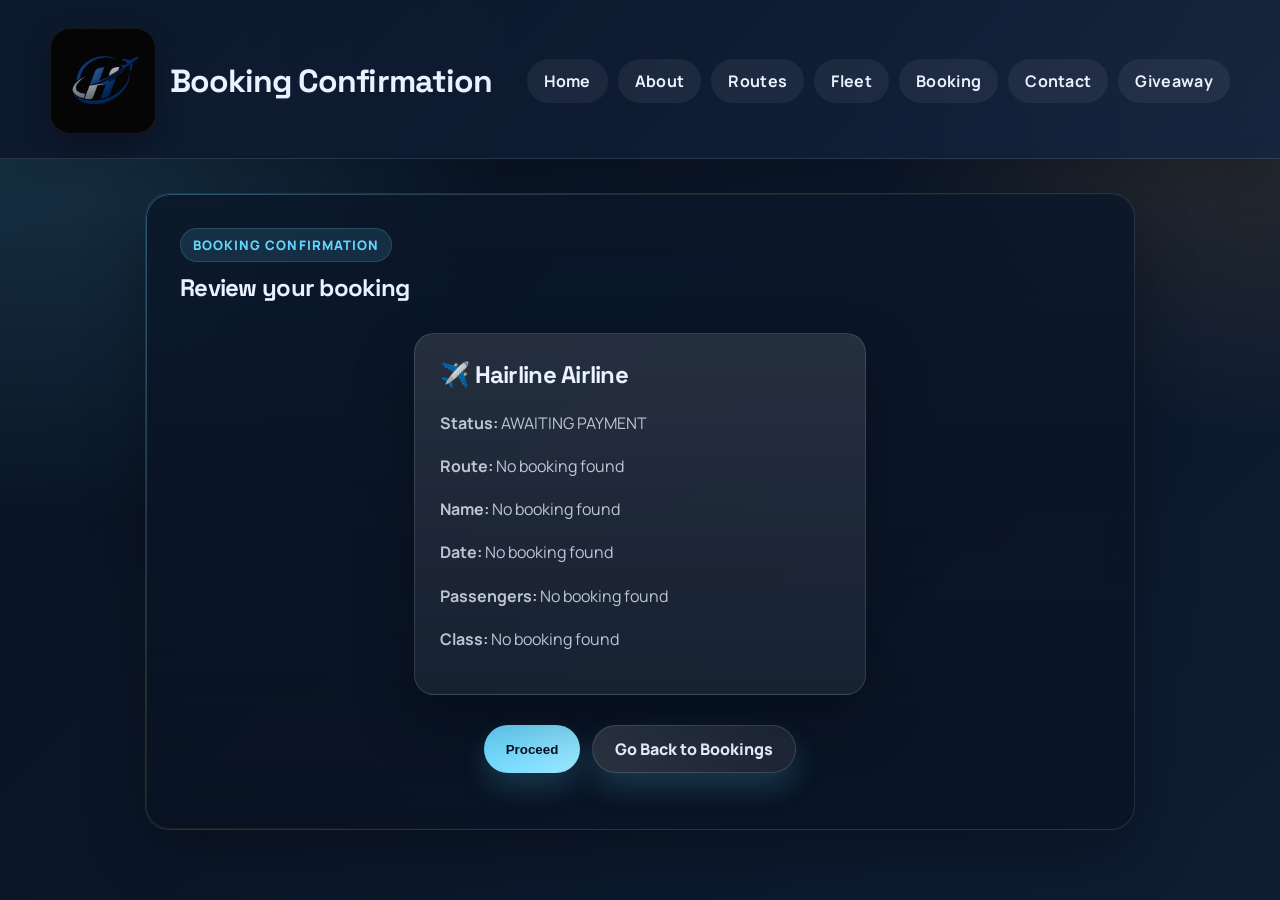
<file: success.html>
<!DOCTYPE html>
<html lang="en">
<head>
    <meta charset="UTF-8">
    <meta name="viewport" content="width=device-width, initial-scale=1.0">
    <title>Booking Confirmation - Hairline Airline</title>
    <link rel="preconnect" href="https://fonts.googleapis.com">
    <link rel="preconnect" href="https://fonts.gstatic.com" crossorigin>
    <link href="https://fonts.googleapis.com/css2?family=Manrope:wght@400;600;700;800&family=Space+Grotesk:wght@500;700&display=swap" rel="stylesheet">
    <link rel="stylesheet" href="style.css">
</head>

<body data-page="success">

<header>
    <div class="header-row">
        <a class="brand-link" href="index.html" aria-label="Hairline Airline home page">
            <span class="logo-tile">
                <img class="logo" src="2bd585c2-60a3-4d4d-8e11-52927cf109ce-removebg-preview.png" alt="Hairline Airline logo">
            </span>
            <span class="brand-copy">
                <h1>Booking Confirmation</h1>
            </span>
        </a>

        <nav>
            <a href="index.html">Home</a>
            <a href="about.html">About</a>
            <a href="routes.html">Routes</a>
            <a href="fleet.html">Fleet</a>
            <a href="booking.html">Booking</a>
            <a href="contact.html">Contact</a>
            <a href="giveaway.html">Giveaway</a>
        </nav>
    </div>
</header>

<section class="info ticket">

    <span class="eyebrow">Booking confirmation</span>
    <h2>Review your booking</h2>

    <div class="ticket-card">
        <h2>✈️ Hairline Airline</h2>
        <p><b>Status:</b> AWAITING PAYMENT</p>
        <p><b>Route:</b> <span id="summary-route">Loading...</span></p>
        <p><b>Name:</b> <span id="summary-name">Loading...</span></p>
        <p><b>Date:</b> <span id="summary-date">Loading...</span></p>
        <p><b>Passengers:</b> <span id="summary-passengers">Loading...</span></p>
        <p><b>Class:</b> <span id="summary-class">Loading...</span></p>
    </div>

    <div class="confirmation-actions">
        <button class="btn" type="button" id="proceed-payment">Proceed</button>
        <a class="btn btn-secondary" href="bookings.html">Go Back to Bookings</a>
    </div>

    <div class="payment-panel" id="payment-panel" hidden>
        <h3>Payment details</h3>
        <p>Fare for this booking: <strong id="payment-amount">$0</strong></p>

        <form id="payment-form">
            <label for="card-name">Cardholder name</label><br>
            <input type="text" id="card-name" name="cardName" placeholder="Fake cardholder name" required><br><br>

            <label for="card-number">Card number</label><br>
            <input type="text" id="card-number" name="cardNumber" placeholder="1234 5678 9012 3456" maxlength="19" required><br><br>

            <label for="card-expiry">Expiry date</label><br>
            <input type="text" id="card-expiry" name="cardExpiry" placeholder="MM/YY" maxlength="5" required><br><br>

            <label for="card-cvv">CVV</label><br>
            <input type="text" id="card-cvv" name="cardCvv" placeholder="123" maxlength="4" required><br><br>

            <button type="submit" class="btn">Confirm Payment</button>
        </form>
    </div>

    <div class="payment-result" id="payment-result" hidden>
        <h3>Confirmed</h3>
        <p id="payment-result-text"></p>
        <div class="button-container">
            <a class="btn" href="bookings.html">View Saved Bookings</a>
            <a class="btn btn-secondary" href="index.html">Back to Home</a>
        </div>
    </div>

</section>

<script src="script.js"></script>
</body>
</html>
</file>
<file: style.css>
:root {
    --bg-1: #07111f;
    --bg-2: #0f1d33;
    --panel: rgba(8, 18, 33, 0.74);
    --panel-strong: rgba(10, 24, 45, 0.92);
    --border: rgba(255, 255, 255, 0.12);
    --text: #eaf2ff;
    --muted: rgba(234, 242, 255, 0.78);
    --accent: #63d6ff;
    --accent-2: #f6b14a;
    --shadow: 0 24px 60px rgba(0, 0, 0, 0.28);
}

body {
    font-family: 'Manrope', sans-serif;
    margin: 0;
    color: var(--text);
    min-height: 100vh;
    background:
        radial-gradient(circle at top left, rgba(99, 214, 255, 0.22), transparent 34%),
        radial-gradient(circle at top right, rgba(246, 177, 74, 0.16), transparent 28%),
        linear-gradient(135deg, var(--bg-1), var(--bg-2));
    background-attachment: fixed;
    background-size: cover;
    animation: skyCycle 18s ease infinite;
    opacity: 0;
    transform: translateY(8px);
    transition: opacity 0.25s ease, transform 0.25s ease;
}

body.page-ready {
    opacity: 1;
    transform: translateY(0);
}

body.page-leaving {
    opacity: 0;
    transform: translateY(10px);
}

@keyframes skyCycle {
    0%   { background-position: 0% 50%; }
    25%  { background-position: 50% 50%; }
    50%  { background-position: 100% 50%; }
    75%  { background-position: 50% 50%; }
    100% { background-position: 0% 50%; }
}

/* =========================
   HEADER + NAV
========================= */

header {
    position: relative;
    overflow: hidden;
    background: linear-gradient(135deg, rgba(11, 22, 41, 0.92), rgba(19, 35, 64, 0.84));
    color: var(--text);
    text-align: center;
    padding: 28px 20px 24px;
    border-bottom: 1px solid var(--border);
    box-shadow: 0 14px 40px rgba(0, 0, 0, 0.18);
}

.header-row {
    max-width: 1180px;
    margin: 0 auto;
    display: flex;
    align-items: center;
    justify-content: space-between;
    gap: 18px;
    flex-wrap: wrap;
}

.brand-link {
    display: inline-flex;
    align-items: center;
    gap: 14px;
    text-decoration: none;
    color: inherit;
}

.brand-copy h1,
.brand-copy p {
    margin: 0;
    text-align: left;
}

.brand-copy p {
    margin-top: 3px;
}

.logo-tile {
    display: inline-flex;
    align-items: center;
    justify-content: center;
    width: 84px;
    height: 84px;
    padding: 10px;
    border-radius: 20px;
    background: #050505;
    border: 1px solid rgba(255, 255, 255, 0.08);
    box-shadow: 0 12px 28px rgba(0, 0, 0, 0.28);
}

nav {
    display: flex;
    flex-wrap: wrap;
    justify-content: center;
    gap: 10px;
}

.nav-toggle {
    display: none;
    align-items: center;
    justify-content: center;
    gap: 8px;
    min-width: 48px;
    min-height: 48px;
    padding: 10px 14px;
    border-radius: 14px;
    border: 1px solid rgba(255, 255, 255, 0.14);
    background: rgba(255, 255, 255, 0.08);
    color: var(--text);
    cursor: pointer;
    font: inherit;
    font-weight: 800;
}

.nav-toggle-icon {
    position: relative;
    display: inline-block;
    width: 18px;
    height: 12px;
}

.nav-toggle-icon::before,
.nav-toggle-icon::after,
.nav-toggle-icon span {
    content: '';
    position: absolute;
    left: 0;
    width: 100%;
    height: 2px;
    border-radius: 999px;
    background: currentColor;
    transition: transform 0.25s ease, opacity 0.25s ease, top 0.25s ease;
}

.nav-toggle-icon::before { top: 0; }
.nav-toggle-icon span { top: 5px; }
.nav-toggle-icon::after { top: 10px; }

nav a {
    color: var(--text);
    text-decoration: none;
    font-weight: 700;
    letter-spacing: 0.02em;
    padding: 10px 16px;
    border-radius: 999px;
    border: 1px solid transparent;
    background: rgba(255, 255, 255, 0.06);
    transition: transform 0.25s ease, background 0.25s ease, border-color 0.25s ease;
}

nav a:hover {
    color: white;
    background: rgba(99, 214, 255, 0.18);
    border-color: rgba(99, 214, 255, 0.35);
    transform: translateY(-1px);
}

h1, h2, h3 {
    font-family: 'Space Grotesk', sans-serif;
    letter-spacing: -0.03em;
    margin-top: 0;
}

p {
    color: var(--muted);
    line-height: 1.7;
}

/* =========================
   MAIN BOX
========================= */

.info {
    position: relative;
    max-width: 920px;
    margin: 34px auto;
    padding: 34px;
    background: linear-gradient(180deg, rgba(11, 23, 41, 0.84), rgba(8, 18, 33, 0.7));
    backdrop-filter: blur(18px);
    border: 1px solid var(--border);
    border-radius: 24px;
    box-shadow: var(--shadow);
    animation: fadeUpSafe 0.8s ease forwards;
}

.info::before {
    content: '';
    position: absolute;
    inset: 0;
    border-radius: 24px;
    padding: 1px;
    background: linear-gradient(135deg, rgba(99, 214, 255, 0.35), rgba(246, 177, 74, 0.1), transparent 70%);
    pointer-events: none;
    -webkit-mask: linear-gradient(#000 0 0) content-box, linear-gradient(#000 0 0);
    mask: linear-gradient(#000 0 0) content-box, linear-gradient(#000 0 0);
    mask-composite: exclude;
}

/* =========================
   CARDS
========================= */

.card {
    background: rgba(255, 255, 255, 0.06);
    padding: 18px 20px;
    margin: 16px 0;
    border-radius: 18px;
    border: 1px solid rgba(255, 255, 255, 0.08);
    box-shadow: 0 12px 26px rgba(0, 0, 0, 0.12);
    transition: transform 0.25s ease, border-color 0.25s ease, background 0.25s ease;
}

.info {
    position: relative;
    overflow: hidden;
    isolation: isolate;
}

.info::after {
    content: '';
    position: absolute;
    inset: 0;
    pointer-events: none;
    opacity: 0;
    background: radial-gradient(
        circle at var(--glow-x, 50%) var(--glow-y, 50%),
        rgba(255, 255, 255, 0.16),
        rgba(255, 255, 255, 0.08) 18%,
        transparent 45%
    );
    transition: opacity 0.18s ease;
    mix-blend-mode: screen;
}

.info:hover::after {
    opacity: 1;
}

.home-space-layer {
    position: fixed;
    inset: 0;
    z-index: 1;
    pointer-events: none;
    overflow: hidden;
}

.home-star {
    position: absolute;
    width: var(--size, 2px);
    height: var(--size, 2px);
    left: var(--x, 50%);
    top: var(--y, 50%);
    border-radius: 50%;
    background: rgba(255, 255, 255, 0.95);
    box-shadow:
        0 0 6px rgba(255, 255, 255, 0.95),
        0 0 12px rgba(123, 207, 255, 0.55);
    opacity: 0.45;
    animation: homeTwinkle var(--duration, 4s) ease-in-out infinite;
    animation-delay: var(--delay, 0s);
}

.home-star.star-blue {
    background: rgba(123, 207, 255, 0.95);
    box-shadow:
        0 0 6px rgba(123, 207, 255, 0.95),
        0 0 12px rgba(255, 255, 255, 0.35);
}

.home-star.star-gold {
    background: rgba(255, 216, 145, 0.95);
    box-shadow:
        0 0 6px rgba(255, 216, 145, 0.95),
        0 0 12px rgba(255, 255, 255, 0.35);
}

.home-shooting-star {
    position: absolute;
    width: 140px;
    height: 2px;
    left: var(--x, 50%);
    top: var(--y, 20%);
    border-radius: 999px;
    background: linear-gradient(90deg, rgba(255, 255, 255, 0), rgba(255, 255, 255, 0.95), rgba(123, 207, 255, 0.75), transparent);
    filter: blur(0.3px);
    transform: rotate(var(--rot, -25deg));
    animation: homeShoot 1100ms ease-out forwards;
    box-shadow: 0 0 14px rgba(255, 255, 255, 0.7);
}

@keyframes homeTwinkle {
    0%, 100% { transform: scale(0.9); opacity: 0.25; }
    50% { transform: scale(1.35); opacity: 1; }
}

@keyframes homeShoot {
    0% {
        transform: translate(0, 0) rotate(var(--rot, -25deg));
        opacity: 1;
    }
    100% {
        transform: translate(420px, 240px) rotate(var(--rot, -25deg));
        opacity: 0;
    }
}

.info:hover {
    box-shadow: 0 0 0 1px rgba(255, 255, 255, 0.08), 0 0 28px rgba(255, 255, 255, 0.12), var(--shadow);
}

.card:hover {
    transform: translateY(-6px);
    background: rgba(255, 255, 255, 0.09);
    border-color: rgba(99, 214, 255, 0.22);
}

.fleet-link {
    display: block;
    text-decoration: none;
    color: inherit;
}

.fleet-link .card {
    cursor: pointer;
}

.fleet-link .card:hover h3 {
    color: var(--accent);
}

/* =========================
   BUTTONS
========================= */

.btn {
    display: inline-block;
    padding: 12px 22px;
    background: linear-gradient(135deg, var(--accent), #9ce8ff);
    color: #07111f;
    text-decoration: none;
    border-radius: 999px;
    font-weight: 800;
    border: none;
    box-shadow: 0 14px 28px rgba(99, 214, 255, 0.18);
    transition: transform 0.25s ease, box-shadow 0.25s ease, filter 0.25s ease;
}

.btn:hover {
    transform: translateY(-2px) scale(1.03);
    box-shadow: 0 18px 34px rgba(99, 214, 255, 0.28);
    filter: brightness(1.03);
}

.btn-secondary {
    background: linear-gradient(135deg, rgba(255, 255, 255, 0.14), rgba(255, 255, 255, 0.08));
    color: var(--text);
    border: 1px solid rgba(255, 255, 255, 0.14);
}

.music-toggle {
    min-width: 150px;
    cursor: pointer;
}

.music-toggle.is-playing {
    background: linear-gradient(135deg, #f6b14a, #ffd17b);
}

.music-toggle-fixed {
    position: fixed;
    right: 20px;
    bottom: 20px;
    z-index: 1000;
    width: auto;
    min-width: 160px;
    box-shadow: 0 14px 30px rgba(0, 0, 0, 0.35);
}

.party-layer {
    position: fixed;
    inset: 0;
    z-index: 950;
    pointer-events: none;
    overflow: hidden;
    opacity: 0;
    transition: opacity 0.2s ease;
    mix-blend-mode: screen;
}

body.party-active .party-layer {
    opacity: 1;
}

.party-flash {
    position: absolute;
    inset: -15%;
    background: radial-gradient(
        circle at var(--x, 50%) var(--y, 50%),
        rgba(255, 255, 255, 0.95) 0%,
        rgba(99, 214, 255, 0.8) 10%,
        rgba(255, 255, 255, 0.18) 22%,
        transparent 45%
    );
    filter: blur(12px);
    animation: partyFlash 1.2s linear infinite;
    opacity: 0.6;
}

.party-streak {
    position: absolute;
    width: 5px;
    height: 130px;
    left: var(--x, 50%);
    top: var(--y, 50%);
    border-radius: 999px;
    background: linear-gradient(to bottom, rgba(255, 255, 255, 0.98), rgba(99, 214, 255, 0.85), transparent);
    transform: rotate(var(--rot, 0deg));
    animation: partyStreak 900ms ease-out forwards;
    box-shadow: 0 0 14px rgba(255, 255, 255, 0.6);
}

.party-popper {
    position: absolute;
    left: var(--x, 50%);
    top: var(--y, 50%);
    width: 10px;
    height: 10px;
    border-radius: 50%;
    background: var(--color, #ffffff);
    box-shadow: 0 0 14px var(--color, #ffffff);
    animation: popperBurst 950ms ease-out forwards;
}

@keyframes partyFlash {
    0%, 100% { opacity: 0.25; transform: scale(1); }
    50% { opacity: 0.95; transform: scale(1.02); }
}

@keyframes partyStreak {
    0% {
        transform: translateY(0) rotate(var(--rot, 0deg));
        opacity: 1;
    }
    100% {
        transform: translateY(-140px) rotate(calc(var(--rot, 0deg) + 18deg));
        opacity: 0;
    }
}

@keyframes popperBurst {
    0% {
        transform: translate(0, 0) scale(1);
        opacity: 1;
    }
    100% {
        transform: translate(var(--dx, 0px), var(--dy, 0px)) scale(0.45);
        opacity: 0;
    }
}

/* =========================
   FORMS
========================= */

input, select, textarea {
    width: 100%;
    padding: 12px 14px;
    margin-top: 8px;
    border-radius: 14px;
    border: 1px solid rgba(255, 255, 255, 0.12);
    background: rgba(255, 255, 255, 0.08);
    color: var(--text);
    box-sizing: border-box;
    transition: border-color 0.25s ease, box-shadow 0.25s ease, background 0.25s ease;
}

select {
    background-color: rgba(10, 24, 45, 0.96);
    color: var(--text);
}

select option {
    background-color: #0a182d;
    color: var(--text);
}

select:disabled,
select option:disabled {
    color: rgba(234, 242, 255, 0.55);
}

input:focus, select:focus, textarea:focus {
    outline: none;
    border-color: rgba(99, 214, 255, 0.8);
    box-shadow: 0 0 0 4px rgba(99, 214, 255, 0.14);
    background: rgba(255, 255, 255, 0.12);
}

label {
    display: inline-block;
    margin-top: 10px;
    font-weight: 700;
    color: var(--text);
}

/* =========================
   FOOTER
========================= */

footer {
    text-align: center;
    padding: 18px 15px;
    background: rgba(8, 18, 33, 0.92);
    color: var(--muted);
    margin-top: 42px;
    border-top: 1px solid var(--border);
}

/* =========================
   SAFE FADE ANIMATION
========================= */

@keyframes fadeUpSafe {
    from {
        opacity: 0;
        transform: translateY(15px);
    }
    to {
        opacity: 1;
        transform: translateY(0);
    }
}

/* =========================
   BUTTON WRAPPER FIX
========================= */

.button-container {
    margin-top: 20px;
    text-align: center;
}

/* =========================
   FLYING PLANE
========================= */

.plane {
    position: fixed;
    top: 15%;
    left: -120px;
    font-size: 50px;
    z-index: 9999;

    animation: flyAcross 10s linear infinite;
    pointer-events: none;
    opacity: 0.9;
}

@keyframes flyAcross {
    0% {
        left: -120px;
        transform: translateY(0px);
    }
    25% { transform: translateY(-20px); }
    50% { transform: translateY(10px); }
    75% { transform: translateY(-15px); }
    100% {
        left: 110%;
        transform: translateY(0px);
    }
}

/* =========================
   BOARDING PASS
========================= */

.boarding .card {
    animation: popIn 0.8s ease;
}

@keyframes popIn {
    from {
        transform: scale(0.85);
        opacity: 0;
    }
    to {
        transform: scale(1);
        opacity: 1;
    }
}

.fade-note {
    margin-top: 15px;
    animation: fadeUpSafe 1.5s ease;
}

/* =========================
   TICKET ANIMATION
========================= */

.ticket-card {
    background: linear-gradient(180deg, rgba(255, 255, 255, 0.11), rgba(255, 255, 255, 0.06));
    padding: 25px;
    border-radius: 20px;
    max-width: 400px;
    margin: 30px auto;

    border: 1px solid rgba(255, 255, 255, 0.12);
    box-shadow: var(--shadow);

    transform: translateY(50px);
    opacity: 0;
    animation: slideInTicket 1s ease forwards;
}

.confirmation-actions {
    display: flex;
    flex-wrap: wrap;
    gap: 12px;
    justify-content: center;
    margin: 22px 0;
}

.payment-panel,
.payment-result {
    margin-top: 24px;
    padding: 22px;
    border-radius: 20px;
    background: rgba(255, 255, 255, 0.07);
    border: 1px solid rgba(255, 255, 255, 0.1);
}

.payment-panel h3,
.payment-result h3 {
    margin-bottom: 12px;
}

.payment-panel p,
.payment-result p {
    margin-top: 0;
}

@keyframes slideInTicket {
    to {
        transform: translateY(0);
        opacity: 1;
    }
}

.brand {
    display: flex;
    align-items: center;
    justify-content: center;
    gap: 16px;
    flex-wrap: wrap;
}

.logo {
    width: 100%;
    height: 100%;
    object-fit: contain;
}

.hero-copy {
    margin-bottom: 22px;
}

.eyebrow {
    display: inline-block;
    margin-bottom: 10px;
    padding: 7px 12px;
    border-radius: 999px;
    background: rgba(99, 214, 255, 0.12);
    border: 1px solid rgba(99, 214, 255, 0.18);
    color: var(--accent);
    font-size: 0.82rem;
    font-weight: 800;
    letter-spacing: 0.08em;
    text-transform: uppercase;
}

.feature-grid {
    display: grid;
    grid-template-columns: repeat(auto-fit, minmax(220px, 1fr));
    gap: 16px;
    margin: 22px 0 28px;
}

.feature-card {
    padding: 18px;
    border-radius: 18px;
    background: rgba(255, 255, 255, 0.06);
    border: 1px solid rgba(255, 255, 255, 0.08);
    transition: transform 0.25s ease, border-color 0.25s ease, background 0.25s ease;
}

.feature-card h3 {
    margin-bottom: 10px;
}

.feature-card:hover {
    transform: translateY(-4px);
    background: rgba(255, 255, 255, 0.09);
    border-color: rgba(255, 255, 255, 0.18);
}

.home-notes {
    margin-top: 28px;
    padding-top: 18px;
    border-top: 1px solid rgba(255, 255, 255, 0.1);
    transition: box-shadow 0.25s ease, border-color 0.25s ease, background 0.25s ease;
}

.home-notes ul {
    margin: 12px 0 0;
    padding-left: 20px;
    color: var(--muted);
    line-height: 1.7;
}

.section-heading {
    margin: 32px 0 14px;
}

.routes-grid {
    display: grid;
    grid-template-columns: repeat(auto-fit, minmax(220px, 1fr));
    gap: 16px;
    margin-top: 18px;
}

.route-card {
    padding: 18px;
    border-radius: 18px;
    background: rgba(255, 255, 255, 0.06);
    border: 1px solid rgba(255, 255, 255, 0.08);
}

.route-card h3 {
    margin-bottom: 10px;
}

.route-meta {
    display: flex;
    gap: 10px;
    flex-wrap: wrap;
    margin-top: 10px;
}

.route-pill {
    display: inline-flex;
    align-items: center;
    padding: 6px 10px;
    border-radius: 999px;
    background: rgba(99, 214, 255, 0.12);
    border: 1px solid rgba(99, 214, 255, 0.18);
    color: var(--text);
    font-size: 0.82rem;
    font-weight: 700;
}

.routes-cta {
    margin-top: 24px;
    text-align: center;
}

.plane-detail-layout {
    display: grid;
    grid-template-columns: minmax(0, 1.2fr) minmax(260px, 0.8fr);
    gap: 24px;
    align-items: start;
}

.booking-layout {
    display: grid;
    grid-template-columns: minmax(0, 1.2fr) minmax(250px, 0.8fr);
    gap: 24px;
    align-items: start;
}

.booking-summary,
.booking-note {
    padding: 18px;
    border-radius: 18px;
    background: rgba(255, 255, 255, 0.06);
    border: 1px solid rgba(255, 255, 255, 0.08);
    margin-bottom: 16px;
}

.booking-side {
    display: grid;
    gap: 16px;
}

.booking-summary h3,
.booking-note h3 {
    margin-bottom: 10px;
}

.booking-summary p:last-child,
.booking-note p:last-child {
    margin-bottom: 0;
}

.booking-admin-actions {
    margin: 18px 0 24px;
}

.booking-admin-list {
    display: grid;
    gap: 16px;
}

.booking-entry {
    padding: 18px;
    border-radius: 18px;
    background: rgba(255, 255, 255, 0.06);
    border: 1px solid rgba(255, 255, 255, 0.08);
}

.booking-entry h3 {
    margin-bottom: 10px;
}

.booking-entry-grid {
    display: grid;
    grid-template-columns: repeat(auto-fit, minmax(180px, 1fr));
    gap: 12px;
}

.booking-entry-grid p {
    margin: 0;
}

.booking-empty {
    padding: 18px;
    border-radius: 18px;
    background: rgba(255, 255, 255, 0.06);
    border: 1px dashed rgba(255, 255, 255, 0.14);
}

.plane-photo-box {
    min-height: 320px;
    border-radius: 22px;
    border: 1px dashed rgba(255, 255, 255, 0.18);
    background:
        linear-gradient(180deg, rgba(255, 255, 255, 0.08), rgba(255, 255, 255, 0.03)),
        rgba(0, 0, 0, 0.18);
    display: flex;
    align-items: center;
    justify-content: center;
    text-align: center;
    padding: 24px;
    color: var(--muted);
}

.plane-photo-box p {
    margin: 0;
}

.plane-specs {
    display: grid;
    gap: 14px;
}

.spec-item {
    padding: 16px 18px;
    border-radius: 18px;
    background: rgba(255, 255, 255, 0.06);
    border: 1px solid rgba(255, 255, 255, 0.08);
}

.spec-item span {
    display: block;
    margin-bottom: 6px;
    color: var(--accent);
    font-size: 0.82rem;
    font-weight: 800;
    letter-spacing: 0.08em;
    text-transform: uppercase;
}

@media (max-width: 860px) {
    .header-row {
        align-items: stretch;
    }

    .brand-link {
        flex: 1 1 auto;
    }

    .nav-toggle {
        display: inline-flex;
        margin-left: auto;
    }

    nav {
        display: none;
        width: 100%;
        flex-direction: column;
        align-items: stretch;
        gap: 8px;
        margin-top: 8px;
    }

    .header-row.nav-open nav {
        display: flex;
    }

    nav a {
        width: 100%;
        box-sizing: border-box;
        text-align: center;
    }

    .plane-detail-layout {
        grid-template-columns: 1fr;
    }

    .booking-layout {
        grid-template-columns: 1fr;
    }

    .music-toggle-fixed {
        right: 14px;
        bottom: 14px;
        min-width: 140px;
    }
}
</file>
